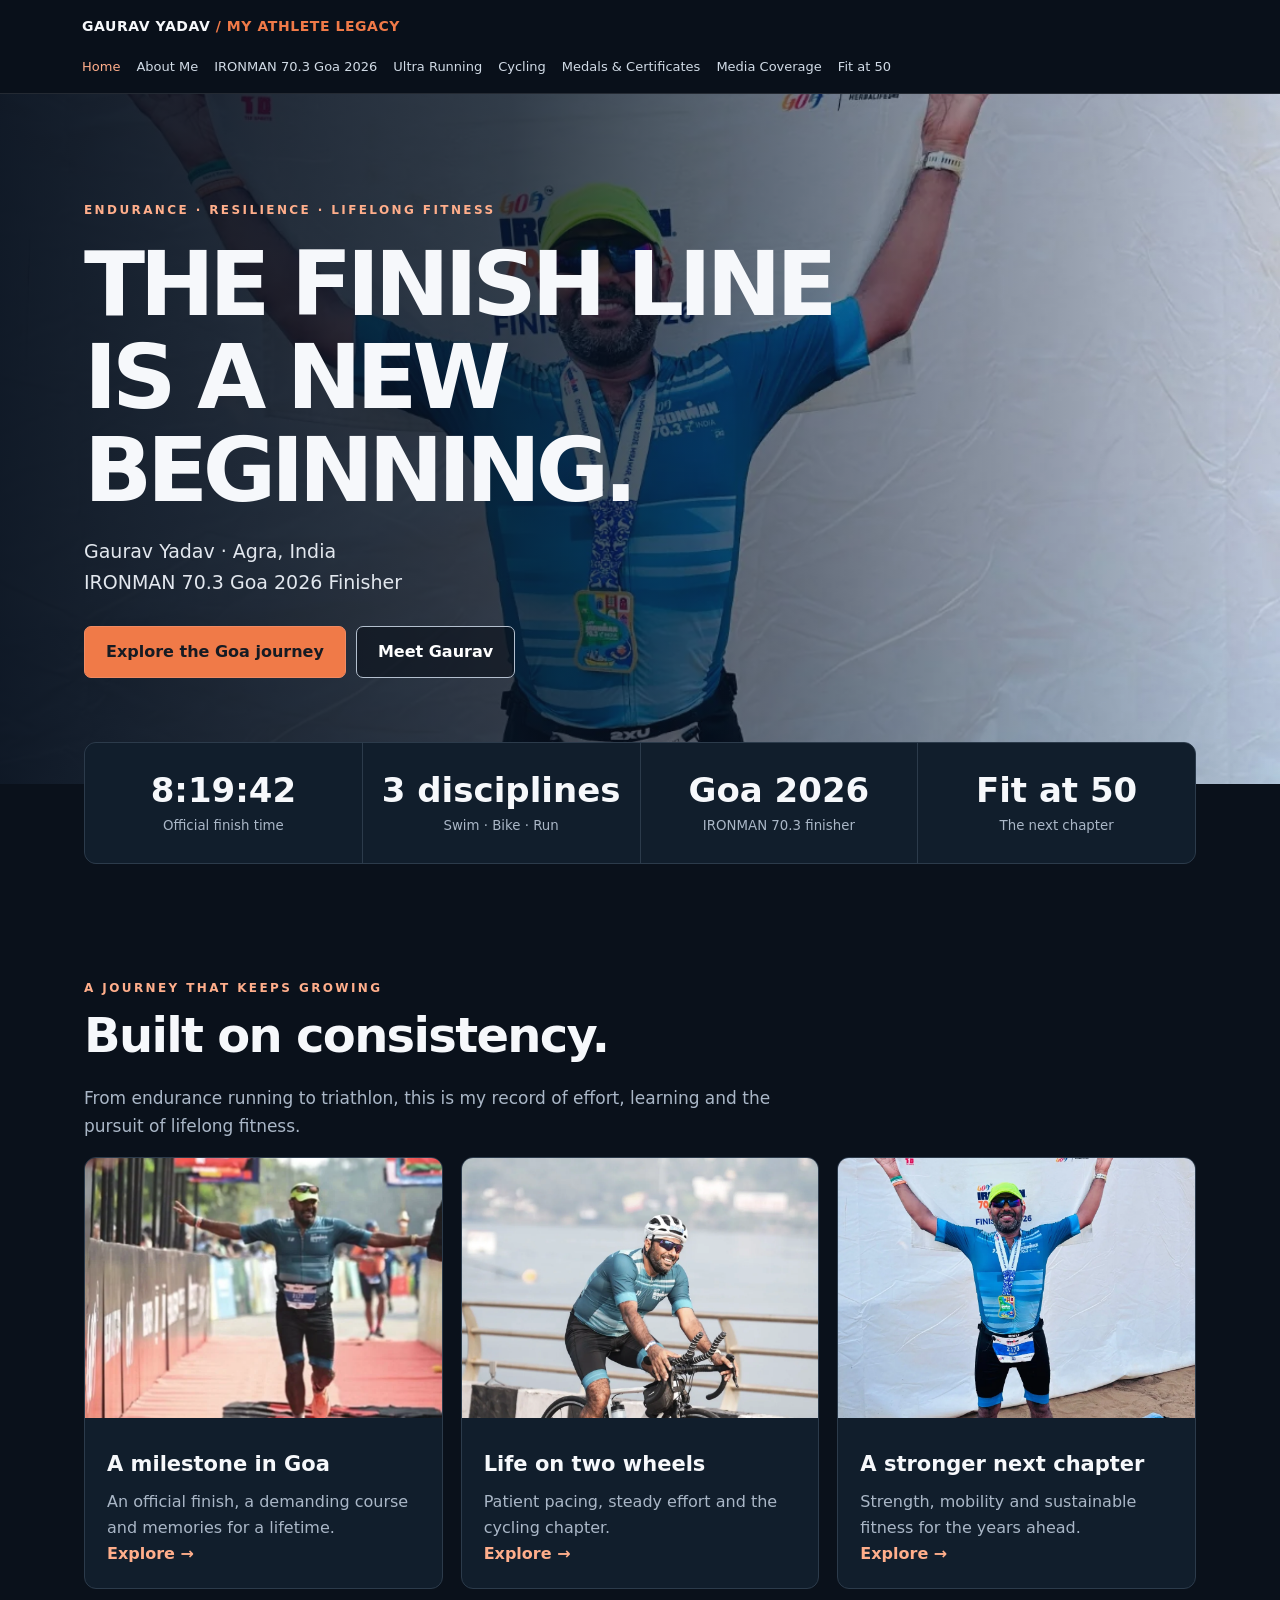
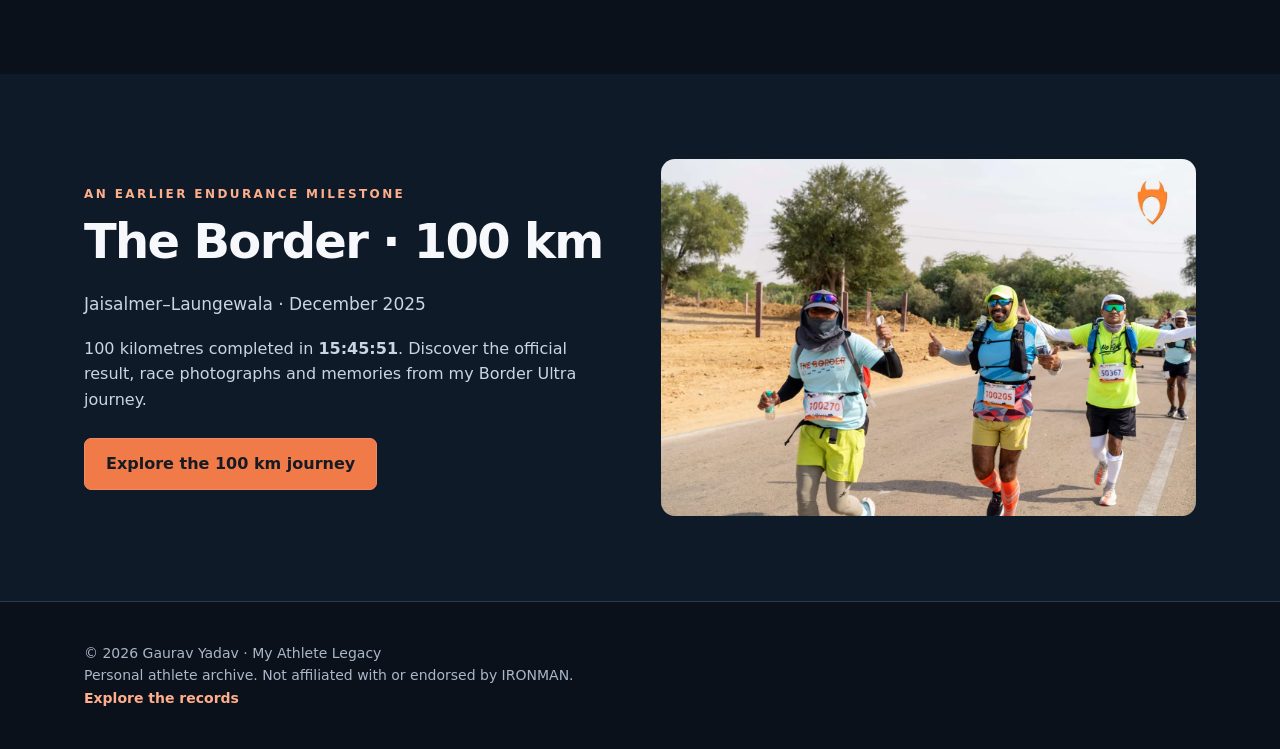
<file: index.html>
<!doctype html><html lang="en"><head><meta charset="utf-8"><meta name="viewport" content="width=device-width,initial-scale=1"><meta name="theme-color" content="#0a111b"><meta name="description" content="Gaurav Yadav’s official athlete portfolio from Agra, India. Explore IRONMAN 70.3 Goa 2026, Border Ultra 100 km, verified results, photographs and certificates."><title>Gaurav Yadav | Endurance Athlete in Agra | My Athlete Legacy</title><link rel="stylesheet" href="styles.css">
<link rel="canonical" href="https://ironmangaurav.github.io/my-athlete-legacy/">
<meta name="robots" content="index, follow, max-image-preview:large">
<meta name="author" content="Gaurav Yadav">
<meta property="og:type" content="website">
<meta property="og:site_name" content="Gaurav Yadav | My Athlete Legacy">
<meta property="og:title" content="Gaurav Yadav | Endurance Athlete in Agra | My Athlete Legacy">
<meta property="og:description" content="Gaurav Yadav’s official athlete portfolio from Agra, India. Explore IRONMAN 70.3 Goa 2026, Border Ultra 100 km, verified results, photographs and certificates.">
<meta property="og:url" content="https://ironmangaurav.github.io/my-athlete-legacy/">
<meta property="og:image" content="https://ironmangaurav.github.io/my-athlete-legacy/assets/hero.webp">
<meta property="og:image:alt" content="Gaurav Yadav | My Athlete Legacy">
<meta name="twitter:card" content="summary_large_image">
<meta name="twitter:title" content="Gaurav Yadav | Endurance Athlete in Agra | My Athlete Legacy">
<meta name="twitter:description" content="Gaurav Yadav’s official athlete portfolio from Agra, India. Explore IRONMAN 70.3 Goa 2026, Border Ultra 100 km, verified results, photographs and certificates.">
<meta name="twitter:image" content="https://ironmangaurav.github.io/my-athlete-legacy/assets/hero.webp">
<link rel="sitemap" type="application/xml" href="https://ironmangaurav.github.io/my-athlete-legacy/sitemap.xml">
<script type="application/ld+json">{"@context":"https://schema.org","@graph":[{"@type":"WebPage","@id":"https://ironmangaurav.github.io/my-athlete-legacy/#webpage","url":"https://ironmangaurav.github.io/my-athlete-legacy/","name":"Gaurav Yadav | Endurance Athlete in Agra | My Athlete Legacy","description":"Gaurav Yadav’s official athlete portfolio from Agra, India. Explore IRONMAN 70.3 Goa 2026, Border Ultra 100 km, verified results, photographs and certificates.","inLanguage":"en","isPartOf":{"@id":"https://ironmangaurav.github.io/my-athlete-legacy/#website"},"about":{"@id":"https://ironmangaurav.github.io/my-athlete-legacy/#gaurav-yadav"}},{"@type":"Person","@id":"https://ironmangaurav.github.io/my-athlete-legacy/#gaurav-yadav","name":"Gaurav Yadav","url":"https://ironmangaurav.github.io/my-athlete-legacy/","image":"https://ironmangaurav.github.io/my-athlete-legacy/assets/hero.webp","description":"Endurance athlete from Agra, India; finisher of IRONMAN 70.3 Goa 2026 and The Border 100 km 2025."},{"@type":"WebSite","@id":"https://ironmangaurav.github.io/my-athlete-legacy/#website","url":"https://ironmangaurav.github.io/my-athlete-legacy/","name":"My Athlete Legacy","alternateName":"Gaurav Yadav | My Athlete Legacy","inLanguage":"en","publisher":{"@id":"https://ironmangaurav.github.io/my-athlete-legacy/#gaurav-yadav"}}]}</script>
</head><body><a class="skip" href="#main">Skip to content</a><header><div class="nav"><a class="brand" href="./">GAURAV YADAV <span>/ MY ATHLETE LEGACY</span></a><button class="menu-toggle" aria-expanded="false" aria-controls="navigation">Menu</button><nav id="navigation" aria-label="Main navigation"><a href="./" aria-current="page">Home</a><a href="about.html">About Me</a><a href="ironman-goa-2026.html">IRONMAN 70.3 Goa 2026</a><a href="ultra-running.html">Ultra Running</a><a href="cycling.html">Cycling</a><a href="medals-certificates.html">Medals & Certificates</a><a href="media.html">Media Coverage</a><a href="fit-at-50.html">Fit at 50</a></nav></div></header><main id="main"><div class="hero"><div class="wrap"><div class="eyebrow">Endurance · Resilience · Lifelong Fitness</div><h1>THE FINISH LINE<br>IS A NEW<br>BEGINNING.</h1><p>Gaurav Yadav · Agra, India<br>IRONMAN 70.3 Goa 2026 Finisher</p><a class="btn" href="ironman-goa-2026.html">Explore the Goa journey</a><a class="btn secondary" href="about.html">Meet Gaurav</a></div></div><div class="wrap"><div class="stats"><div class="stat"><b>8:19:42</b><small>Official finish time</small></div><div class="stat"><b>3 disciplines</b><small>Swim · Bike · Run</small></div><div class="stat"><b>Goa 2026</b><small>IRONMAN 70.3 finisher</small></div><div class="stat"><b>Fit at 50</b><small>The next chapter</small></div></div></div><section><div class="wrap"><div class="eyebrow">A journey that keeps growing</div><h2>Built on consistency.</h2><p class="intro">From endurance running to triathlon, this is my record of effort, learning and the pursuit of lifelong fitness.</p><div class="cards"><article class="card"><a href="ironman-goa-2026.html"><img src="assets/finish.webp" alt="A milestone in Goa" loading="lazy"><div class="content"><h3>A milestone in Goa</h3><p>An official finish, a demanding course and memories for a lifetime.</p><span class="section-link">Explore →</span></div></a></article><article class="card"><a href="cycling.html"><img src="assets/bike.webp" alt="Life on two wheels" loading="lazy"><div class="content"><h3>Life on two wheels</h3><p>Patient pacing, steady effort and the cycling chapter.</p><span class="section-link">Explore →</span></div></a></article><article class="card"><a href="fit-at-50.html"><img src="assets/hero.webp" alt="A stronger next chapter" loading="lazy"><div class="content"><h3>A stronger next chapter</h3><p>Strength, mobility and sustainable fitness for the years ahead.</p><span class="section-link">Explore →</span></div></a></article></div></div></section><section class="section-dark"><div class="wrap border-story"><div><div class="eyebrow">An earlier endurance milestone</div><h2>The Border · 100 km</h2><p class="intro">Jaisalmer–Laungewala · December 2025</p><p>100 kilometres completed in <strong>15:45:51</strong>. Discover the official result, race photographs and memories from my Border Ultra journey.</p><a class="btn" href="border-ultra-100km-2025.html">Explore the 100 km journey</a></div><a href="assets/border-2025/on-the-course.webp" target="_blank" rel="noopener"><img class="border-story-photo" src="assets/border-2025/on-the-course.webp" alt="Gaurav Yadav with fellow runners on the Border Ultra road course" width="1440" height="960" loading="lazy" decoding="async"></a></div></section></main><footer><div class="wrap">© 2026 Gaurav Yadav · My Athlete Legacy<br>Personal athlete archive. Not affiliated with or endorsed by IRONMAN.<br><a class="section-link" href="medals-certificates.html">Explore the records</a></div></footer><script src="site.js" defer></script></body></html>
</file>
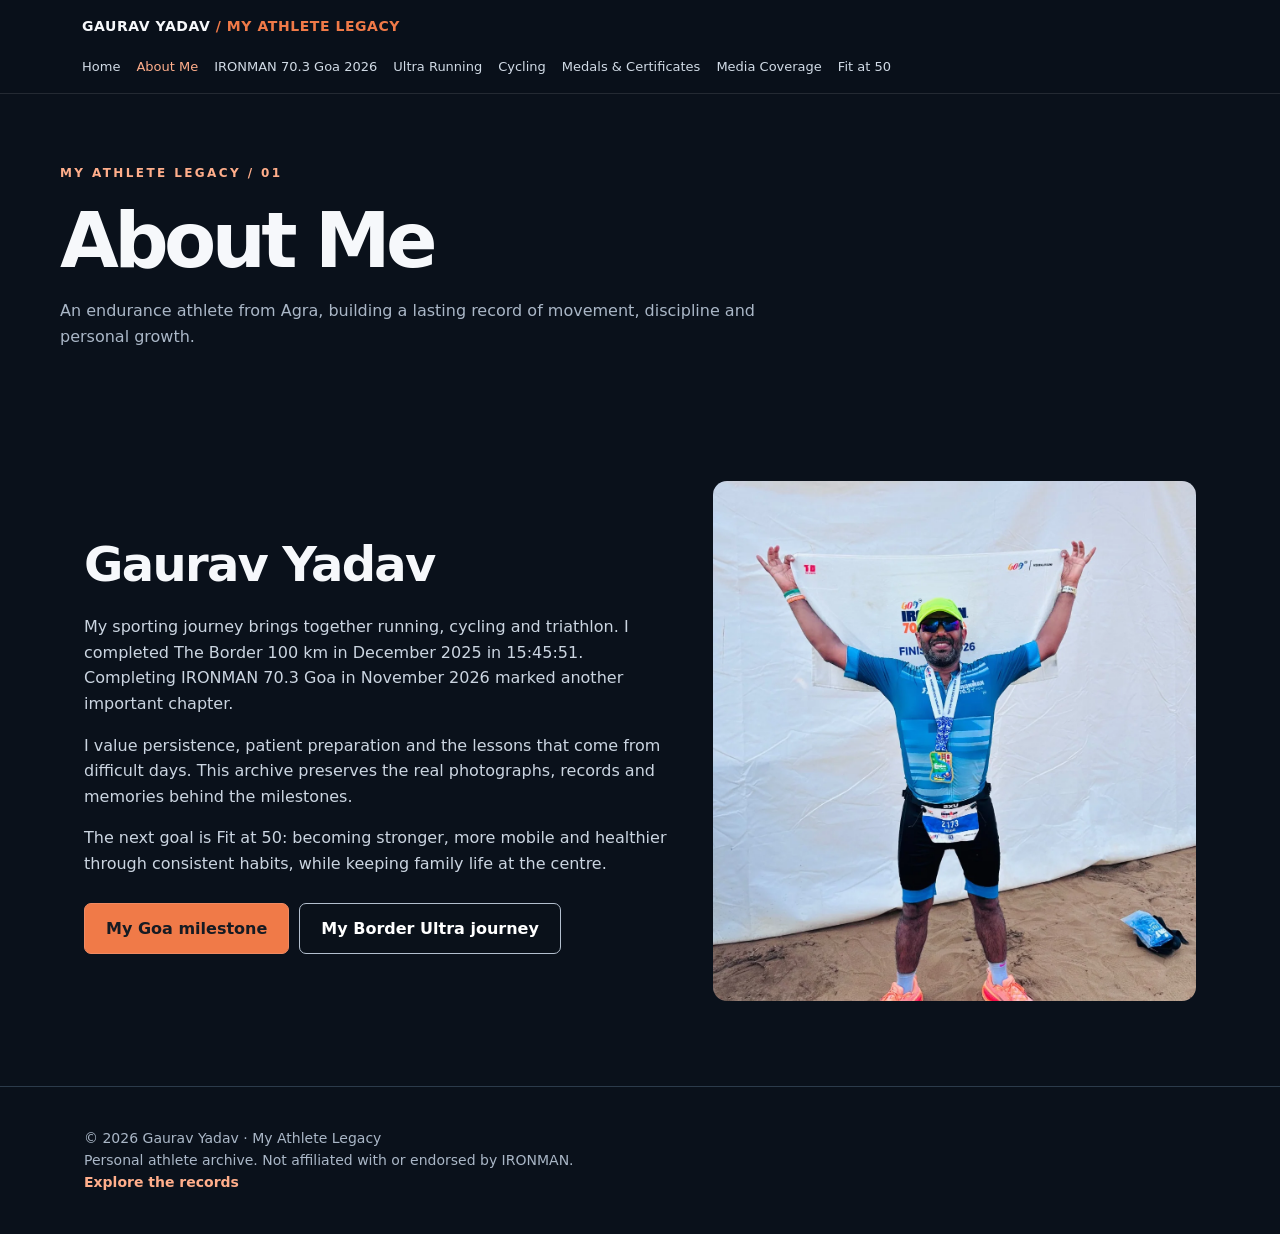
<file: about.html>
<!doctype html><html lang="en"><head><meta charset="utf-8"><meta name="viewport" content="width=device-width,initial-scale=1"><meta name="theme-color" content="#0a111b"><meta name="description" content="Meet Gaurav Yadav, an endurance athlete from Agra, India. Follow his running, cycling and triathlon journey, from Border Ultra 100 km to IRONMAN 70.3 Goa."><title>About Gaurav Yadav | Endurance Athlete from Agra</title><link rel="stylesheet" href="styles.css">
<link rel="canonical" href="https://ironmangaurav.github.io/my-athlete-legacy/about.html">
<meta name="robots" content="index, follow, max-image-preview:large">
<meta name="author" content="Gaurav Yadav">
<meta property="og:type" content="website">
<meta property="og:site_name" content="Gaurav Yadav | My Athlete Legacy">
<meta property="og:title" content="About Gaurav Yadav | Endurance Athlete from Agra">
<meta property="og:description" content="Meet Gaurav Yadav, an endurance athlete from Agra, India. Follow his running, cycling and triathlon journey, from Border Ultra 100 km to IRONMAN 70.3 Goa.">
<meta property="og:url" content="https://ironmangaurav.github.io/my-athlete-legacy/about.html">
<meta property="og:image" content="https://ironmangaurav.github.io/my-athlete-legacy/assets/hero.webp">
<meta property="og:image:alt" content="Gaurav Yadav | My Athlete Legacy">
<meta name="twitter:card" content="summary_large_image">
<meta name="twitter:title" content="About Gaurav Yadav | Endurance Athlete from Agra">
<meta name="twitter:description" content="Meet Gaurav Yadav, an endurance athlete from Agra, India. Follow his running, cycling and triathlon journey, from Border Ultra 100 km to IRONMAN 70.3 Goa.">
<meta name="twitter:image" content="https://ironmangaurav.github.io/my-athlete-legacy/assets/hero.webp">
<link rel="sitemap" type="application/xml" href="https://ironmangaurav.github.io/my-athlete-legacy/sitemap.xml">
<script type="application/ld+json">{"@context":"https://schema.org","@graph":[{"@type":"WebPage","@id":"https://ironmangaurav.github.io/my-athlete-legacy/about.html#webpage","url":"https://ironmangaurav.github.io/my-athlete-legacy/about.html","name":"About Gaurav Yadav | Endurance Athlete from Agra","description":"Meet Gaurav Yadav, an endurance athlete from Agra, India. Follow his running, cycling and triathlon journey, from Border Ultra 100 km to IRONMAN 70.3 Goa.","inLanguage":"en","isPartOf":{"@id":"https://ironmangaurav.github.io/my-athlete-legacy/#website"},"about":{"@id":"https://ironmangaurav.github.io/my-athlete-legacy/#gaurav-yadav"}},{"@type":"Person","@id":"https://ironmangaurav.github.io/my-athlete-legacy/#gaurav-yadav","name":"Gaurav Yadav","url":"https://ironmangaurav.github.io/my-athlete-legacy/","image":"https://ironmangaurav.github.io/my-athlete-legacy/assets/hero.webp","description":"Endurance athlete from Agra, India; finisher of IRONMAN 70.3 Goa 2026 and The Border 100 km 2025."},{"@type":"WebSite","@id":"https://ironmangaurav.github.io/my-athlete-legacy/#website","url":"https://ironmangaurav.github.io/my-athlete-legacy/","name":"My Athlete Legacy","alternateName":"Gaurav Yadav | My Athlete Legacy","inLanguage":"en","publisher":{"@id":"https://ironmangaurav.github.io/my-athlete-legacy/#gaurav-yadav"}}]}</script>
</head><body><a class="skip" href="#main">Skip to content</a><header><div class="nav"><a class="brand" href="./">GAURAV YADAV <span>/ MY ATHLETE LEGACY</span></a><button class="menu-toggle" aria-expanded="false" aria-controls="navigation">Menu</button><nav id="navigation" aria-label="Main navigation"><a href="./">Home</a><a href="about.html" aria-current="page">About Me</a><a href="ironman-goa-2026.html">IRONMAN 70.3 Goa 2026</a><a href="ultra-running.html">Ultra Running</a><a href="cycling.html">Cycling</a><a href="medals-certificates.html">Medals & Certificates</a><a href="media.html">Media Coverage</a><a href="fit-at-50.html">Fit at 50</a></nav></div></header><main id="main"><div class="pagehead wrap"><div class="eyebrow">My Athlete Legacy / 01</div><h1>About Me</h1><p>An endurance athlete from Agra, building a lasting record of movement, discipline and personal growth.</p></div><section><div class="wrap"><div class="split"><div class="story"><h2>Gaurav Yadav</h2><p>My sporting journey brings together running, cycling and triathlon. I completed The Border 100 km in December 2025 in 15:45:51. Completing IRONMAN 70.3 Goa in November 2026 marked another important chapter.</p><p>I value persistence, patient preparation and the lessons that come from difficult days. This archive preserves the real photographs, records and memories behind the milestones.</p><p>The next goal is Fit at 50: becoming stronger, more mobile and healthier through consistent habits, while keeping family life at the centre.</p><a class="btn" href="ironman-goa-2026.html">My Goa milestone</a><a class="btn secondary" href="border-ultra-100km-2025.html">My Border Ultra journey</a></div><a href="assets/hero.webp" target="_blank" rel="noopener"><img class="" src="assets/hero.webp" alt="Gaurav Yadav wearing his finisher medal at the Goa venue" loading="lazy"></a></div></div></section></main><footer><div class="wrap">© 2026 Gaurav Yadav · My Athlete Legacy<br>Personal athlete archive. Not affiliated with or endorsed by IRONMAN.<br><a class="section-link" href="medals-certificates.html">Explore the records</a></div></footer><script src="site.js" defer></script></body></html>
</file>
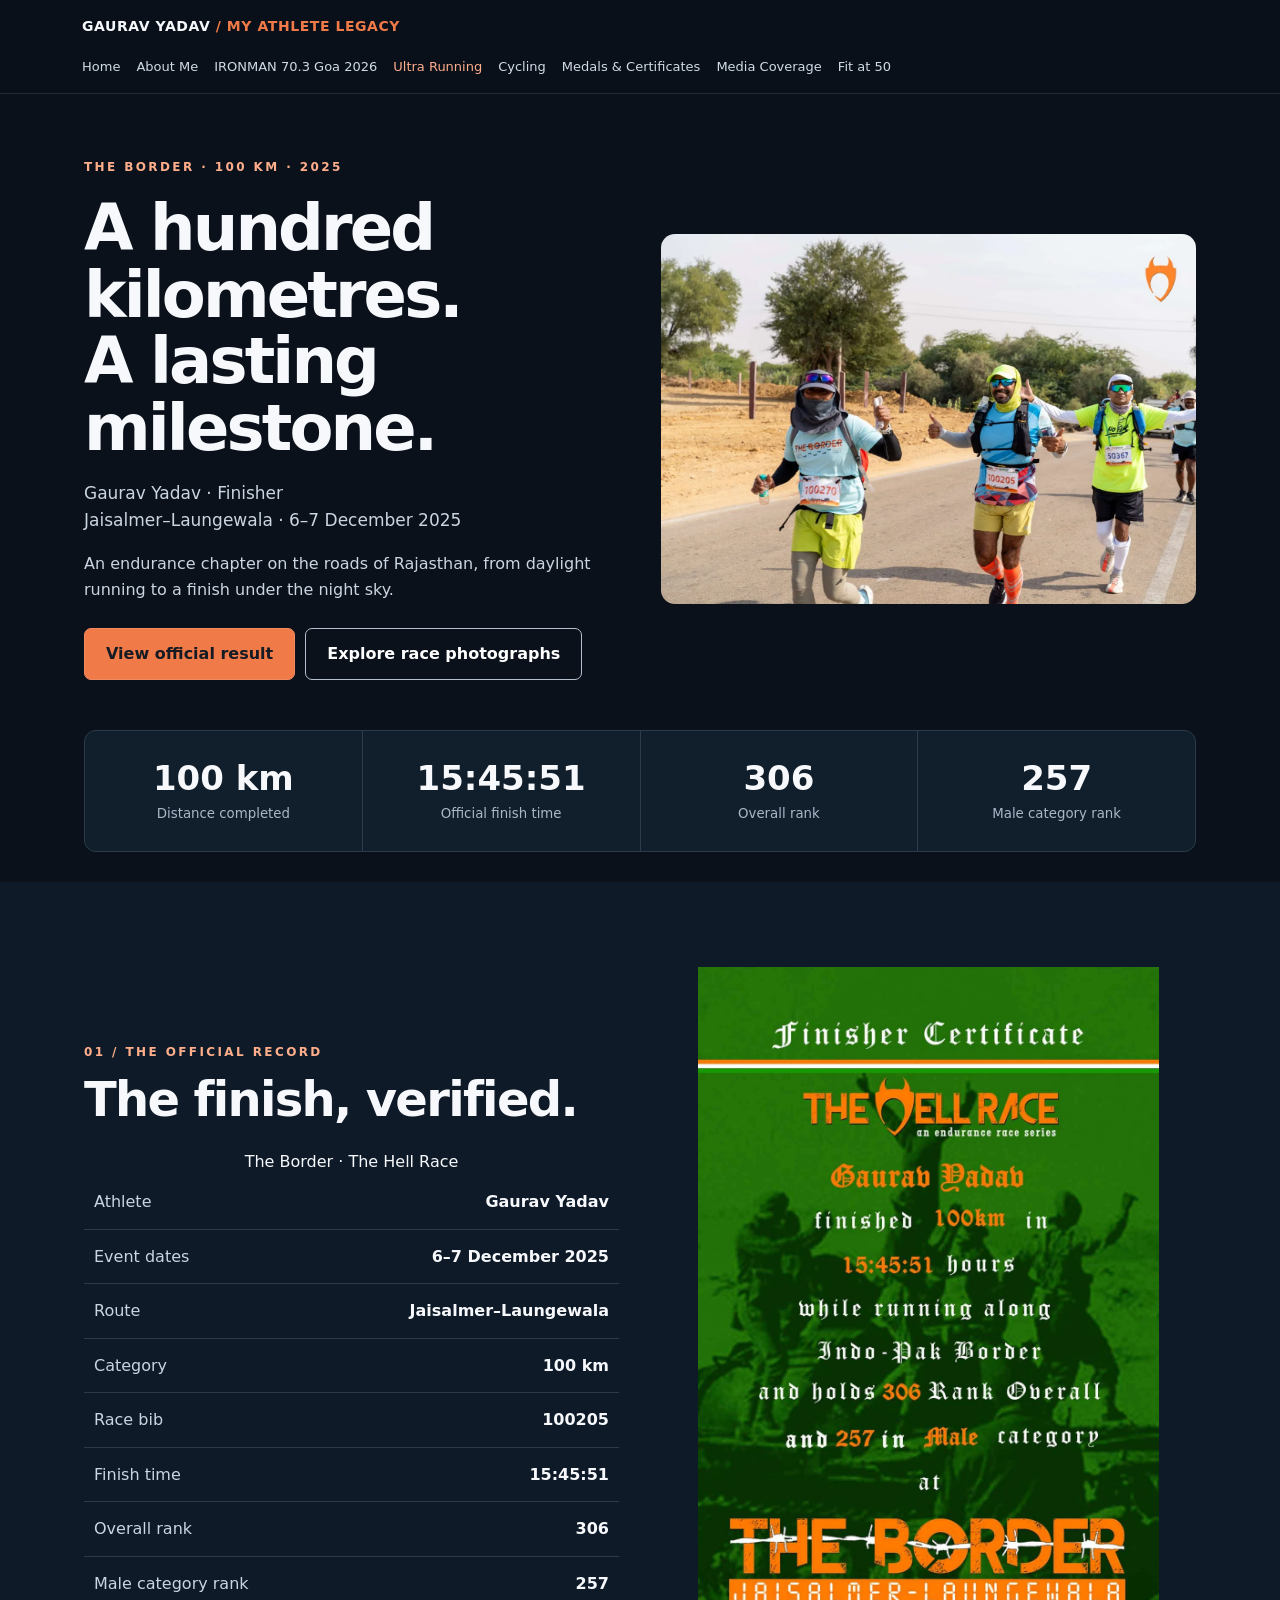
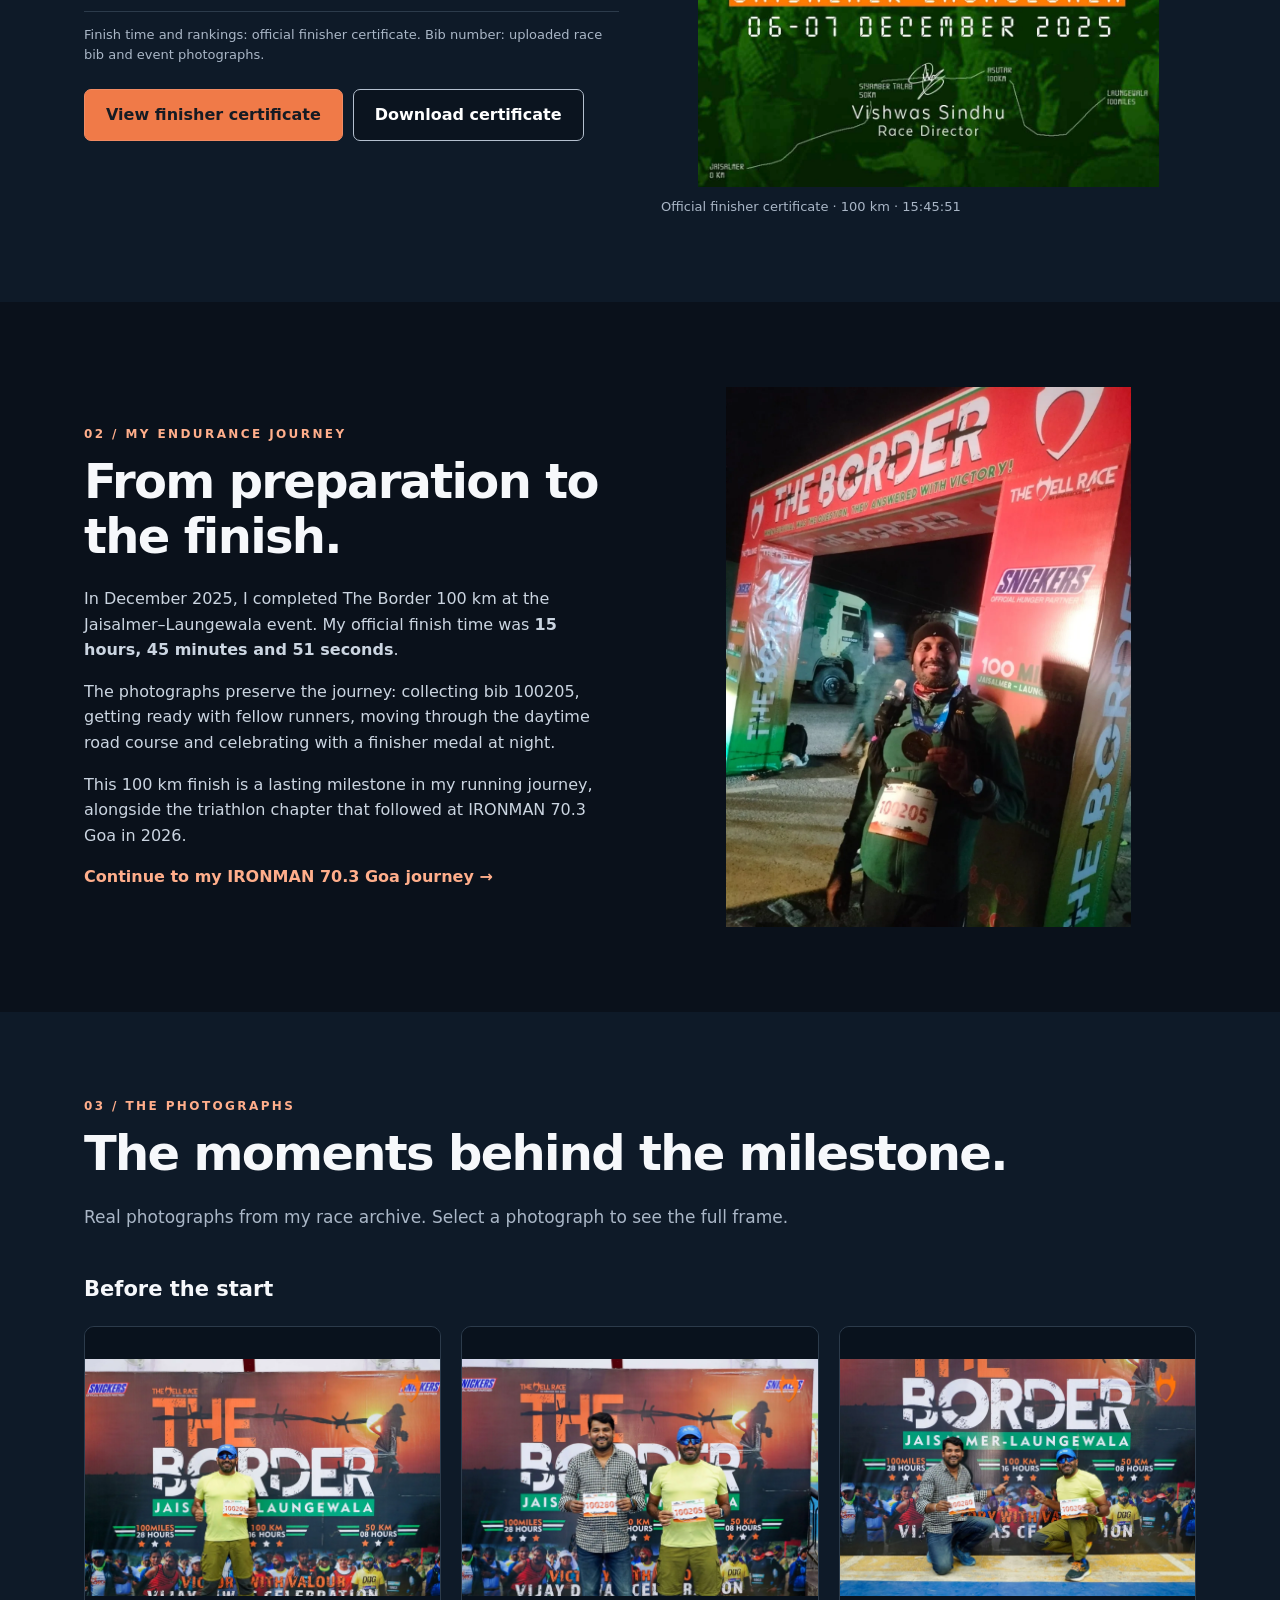
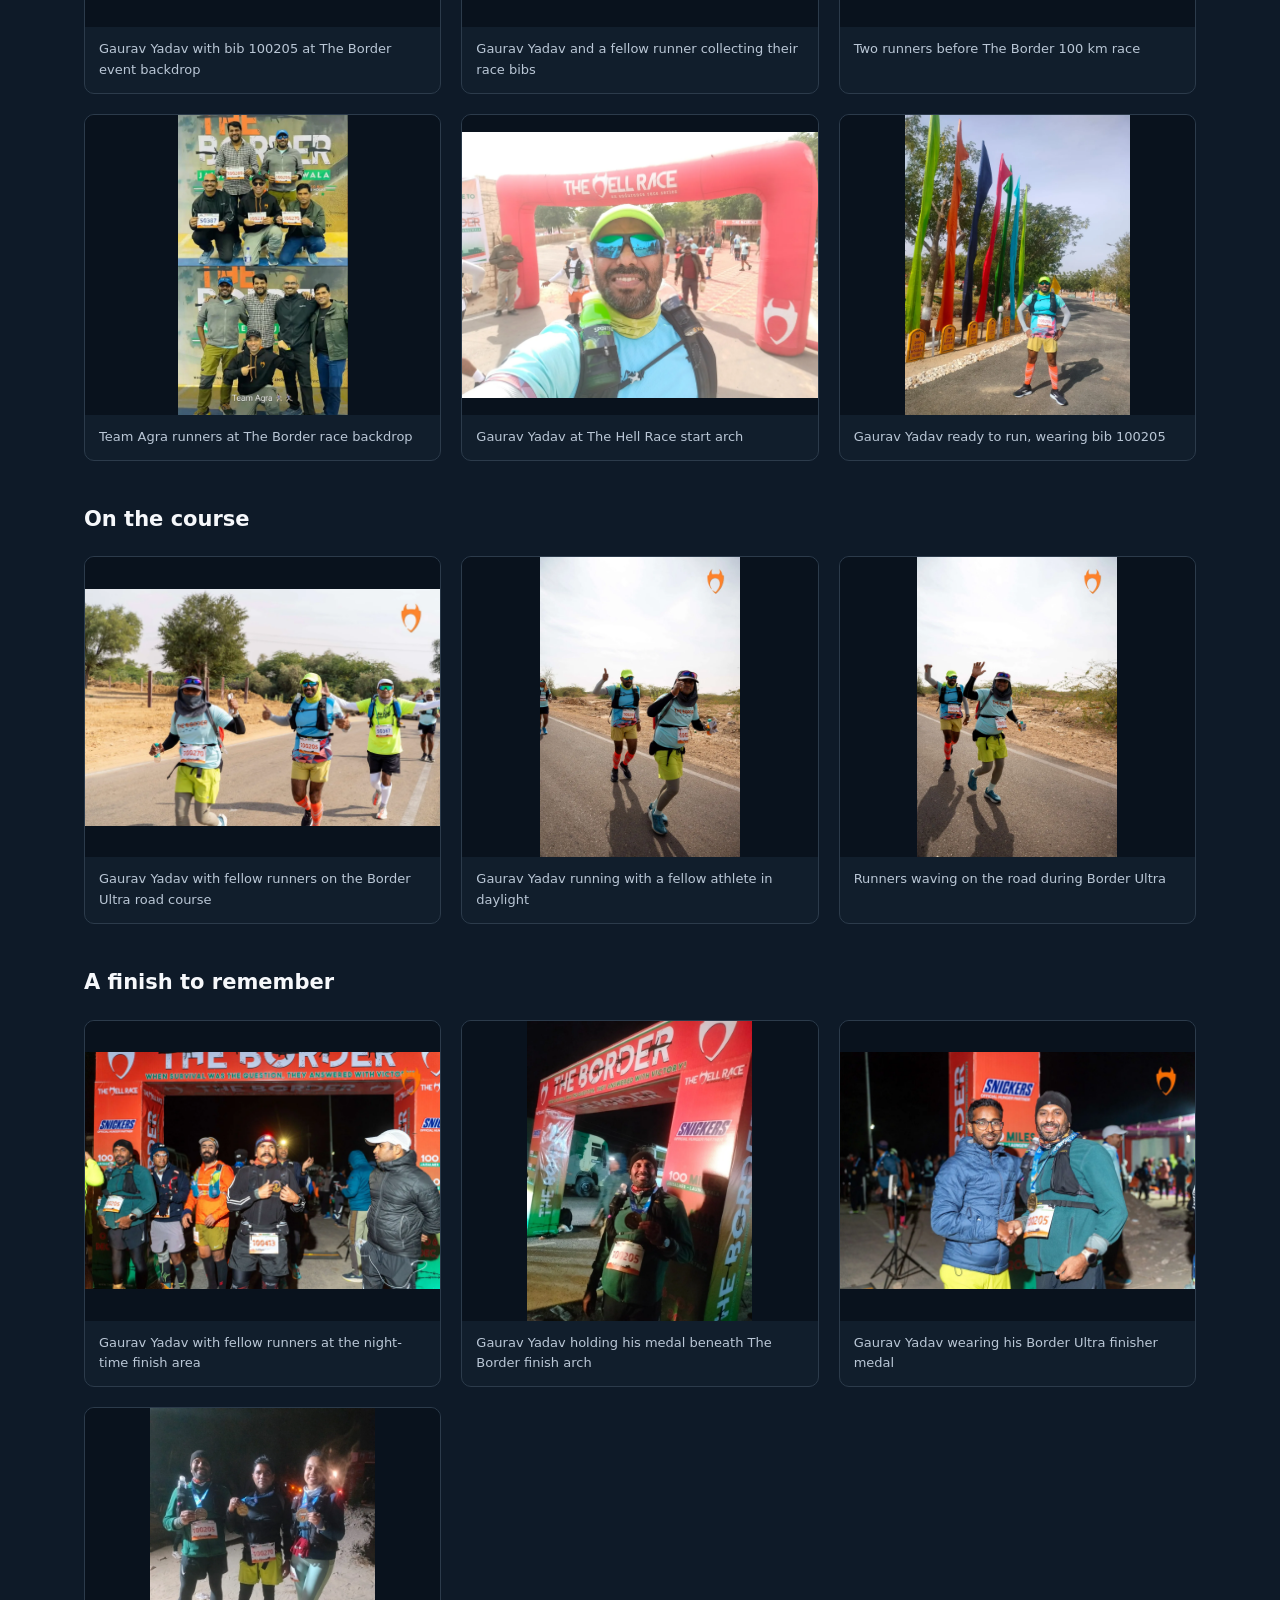
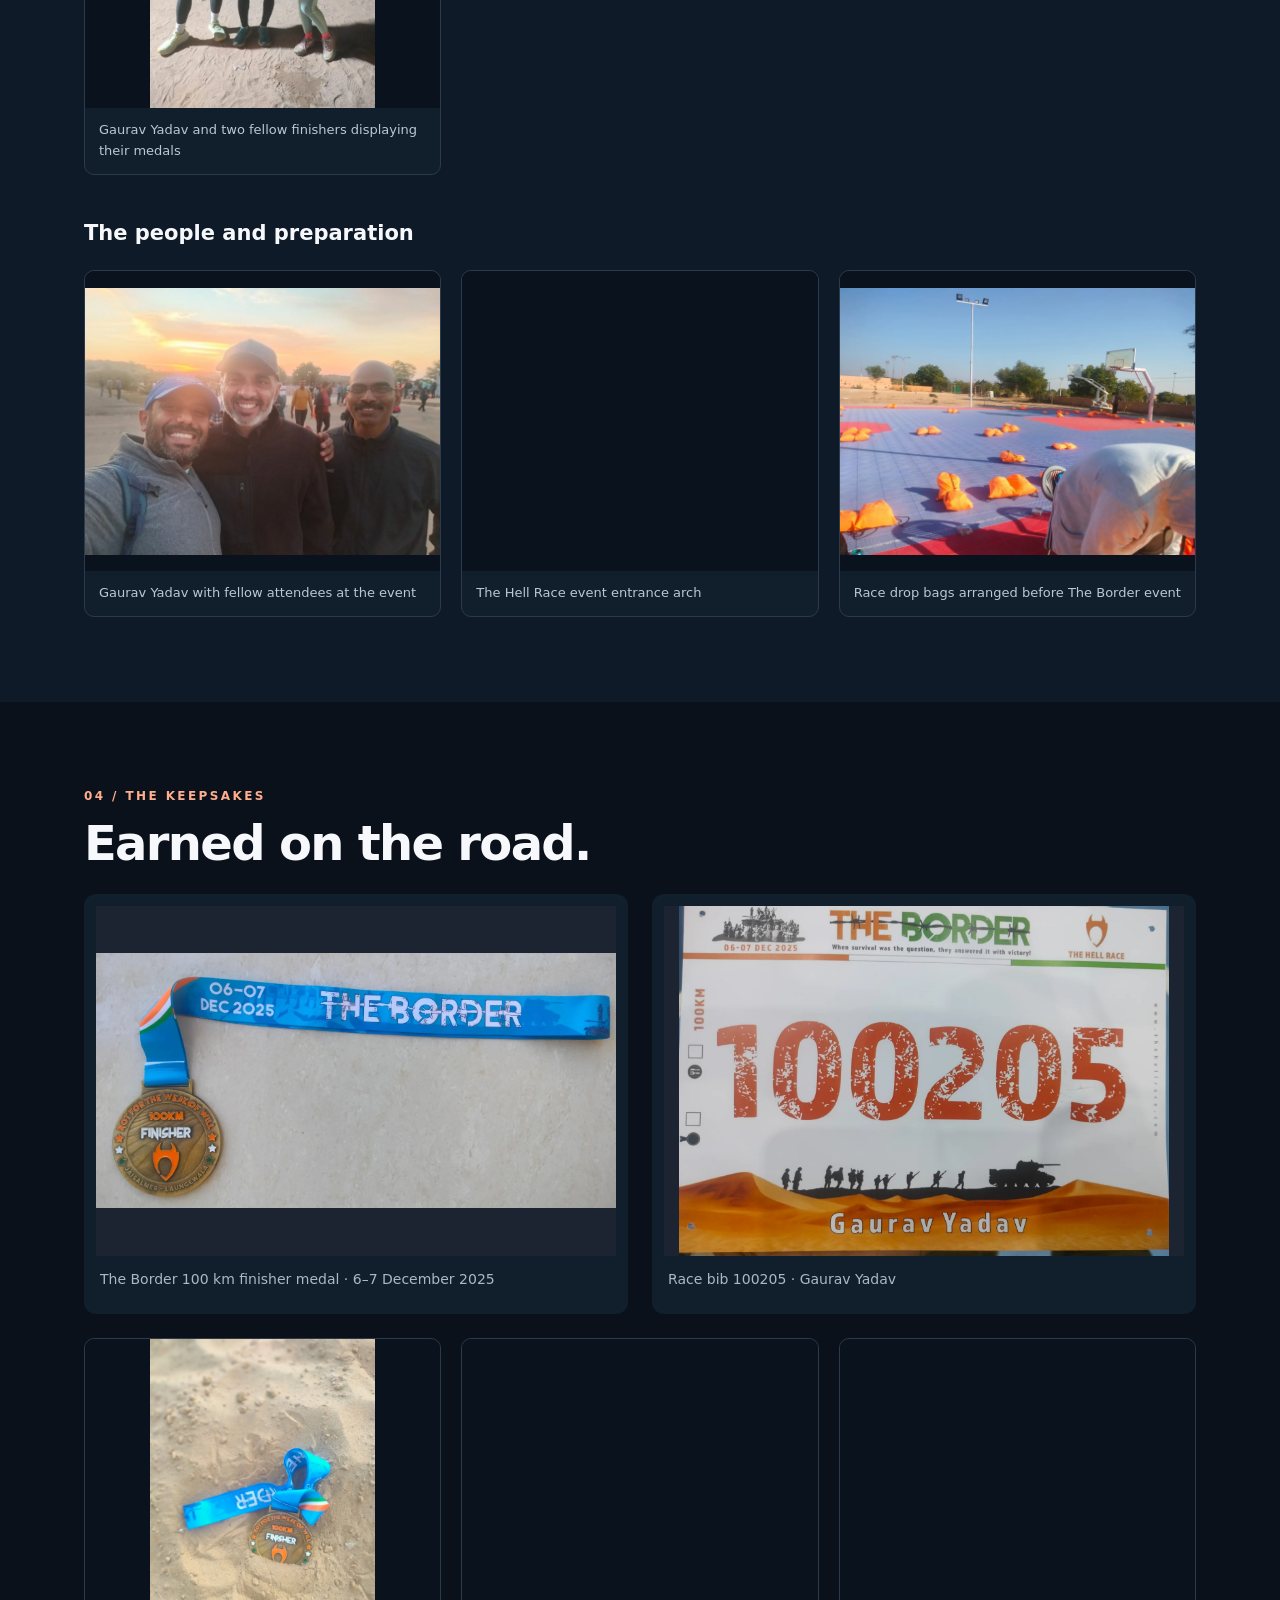
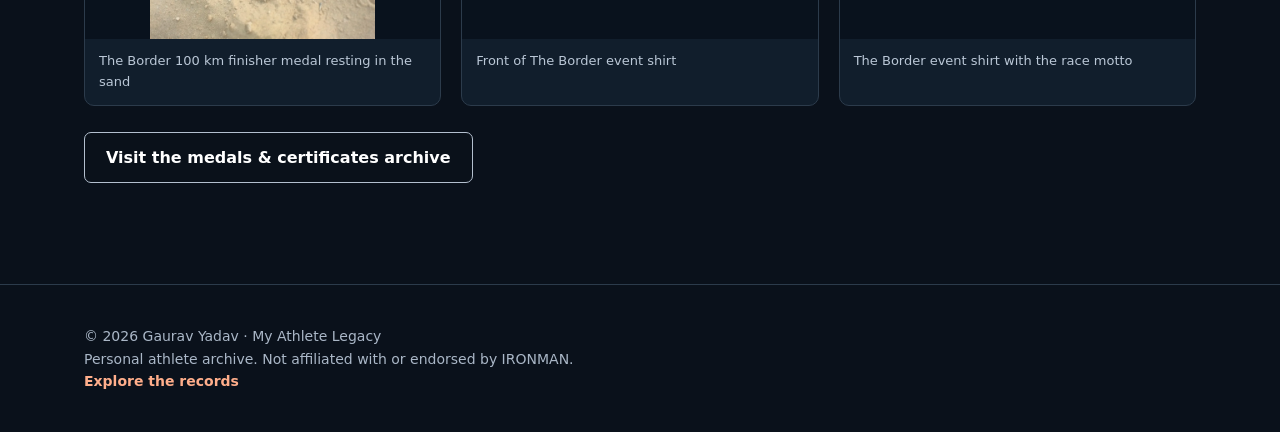
<file: border-ultra-100km-2025.html>
<!doctype html><html lang="en"><head><meta charset="utf-8"><meta name="viewport" content="width=device-width,initial-scale=1"><meta name="theme-color" content="#0a111b"><meta name="description" content="Gaurav Yadav completed The Border 100 km, Jaisalmer–Laungewala, on 6–7 December 2025 in 15:45:51. Official certificate, ranks, medal and race photographs."><title>Gaurav Yadav | Border Ultra 100 km 2025 | 15:45:51</title><link rel="stylesheet" href="styles.css">
<link rel="canonical" href="https://ironmangaurav.github.io/my-athlete-legacy/border-ultra-100km-2025.html">
<meta name="robots" content="index, follow, max-image-preview:large">
<meta name="author" content="Gaurav Yadav">
<meta property="og:type" content="website">
<meta property="og:site_name" content="Gaurav Yadav | My Athlete Legacy">
<meta property="og:title" content="Gaurav Yadav | Border Ultra 100 km 2025 | 15:45:51">
<meta property="og:description" content="Gaurav Yadav completed The Border 100 km, Jaisalmer–Laungewala, on 6–7 December 2025 in 15:45:51. Official certificate, ranks, medal and race photographs.">
<meta property="og:url" content="https://ironmangaurav.github.io/my-athlete-legacy/border-ultra-100km-2025.html">
<meta property="og:image" content="https://ironmangaurav.github.io/my-athlete-legacy/assets/border-2025/on-the-course.webp">
<meta property="og:image:alt" content="Gaurav Yadav | My Athlete Legacy">
<meta name="twitter:card" content="summary_large_image">
<meta name="twitter:title" content="Gaurav Yadav | Border Ultra 100 km 2025 | 15:45:51">
<meta name="twitter:description" content="Gaurav Yadav completed The Border 100 km, Jaisalmer–Laungewala, on 6–7 December 2025 in 15:45:51. Official certificate, ranks, medal and race photographs.">
<meta name="twitter:image" content="https://ironmangaurav.github.io/my-athlete-legacy/assets/border-2025/on-the-course.webp">
<link rel="sitemap" type="application/xml" href="https://ironmangaurav.github.io/my-athlete-legacy/sitemap.xml">
<script type="application/ld+json">{"@context":"https://schema.org","@graph":[{"@type":"WebPage","@id":"https://ironmangaurav.github.io/my-athlete-legacy/border-ultra-100km-2025.html#webpage","url":"https://ironmangaurav.github.io/my-athlete-legacy/border-ultra-100km-2025.html","name":"Gaurav Yadav | Border Ultra 100 km 2025 | 15:45:51","description":"Gaurav Yadav completed The Border 100 km, Jaisalmer–Laungewala, on 6–7 December 2025 in 15:45:51. Official certificate, ranks, medal and race photographs.","inLanguage":"en","isPartOf":{"@id":"https://ironmangaurav.github.io/my-athlete-legacy/#website"},"about":{"@id":"https://ironmangaurav.github.io/my-athlete-legacy/#gaurav-yadav"}}]}</script>
</head><body class="border-page"><a class="skip" href="#main">Skip to content</a><header><div class="nav"><a class="brand" href="./">GAURAV YADAV <span>/ MY ATHLETE LEGACY</span></a><button class="menu-toggle" aria-expanded="false" aria-controls="navigation">Menu</button><nav id="navigation" aria-label="Main navigation"><a href="./">Home</a><a href="about.html">About Me</a><a href="ironman-goa-2026.html">IRONMAN 70.3 Goa 2026</a><a href="ultra-running.html" aria-current="page">Ultra Running</a><a href="cycling.html">Cycling</a><a href="medals-certificates.html">Medals & Certificates</a><a href="media.html">Media Coverage</a><a href="fit-at-50.html">Fit at 50</a></nav></div></header><main id="main"><section class="border-opening"><div class="wrap border-intro"><div><div class="eyebrow">THE BORDER · 100 KM · 2025</div><h1>A hundred kilometres.<br>A lasting milestone.</h1><p class="intro">Gaurav Yadav · Finisher<br>Jaisalmer–Laungewala · 6–7 December 2025</p><p>An endurance chapter on the roads of Rajasthan, from daylight running to a finish under the night sky.</p><a class="btn" href="#border-results">View official result</a><a class="btn secondary" href="#border-gallery">Explore race photographs</a></div><a href="assets/border-2025/on-the-course.webp" target="_blank" rel="noopener"><img class="border-lead" src="assets/border-2025/on-the-course.webp" alt="Gaurav Yadav with fellow runners on the Border Ultra road course" width="1440" height="960" fetchpriority="high" decoding="async"></a></div></section><div class="wrap"><div class="stats border-stats"><div class="stat"><b>100 km</b><small>Distance completed</small></div><div class="stat"><b>15:45:51</b><small>Official finish time</small></div><div class="stat"><b>306</b><small>Overall rank</small></div><div class="stat"><b>257</b><small>Male category rank</small></div></div></div><section class="section-dark" id="border-results"><div class="wrap border-results"><div><div class="eyebrow">01 / The official record</div><h2>The finish, verified.</h2><table class="timing"><caption>The Border · The Hell Race</caption><tbody><tr><th scope="row">Athlete</th><td>Gaurav Yadav</td></tr><tr><th scope="row">Event dates</th><td>6–7 December 2025</td></tr><tr><th scope="row">Route</th><td>Jaisalmer–Laungewala</td></tr><tr><th scope="row">Category</th><td>100 km</td></tr><tr><th scope="row">Race bib</th><td>100205</td></tr><tr><th scope="row">Finish time</th><td>15:45:51</td></tr><tr><th scope="row">Overall rank</th><td>306</td></tr><tr><th scope="row">Male category rank</th><td>257</td></tr></tbody></table><p class="note">Finish time and rankings: official finisher certificate. Bib number: uploaded race bib and event photographs.</p><a class="btn" href="assets/border-2025/certificate.webp" target="_blank" rel="noopener">View finisher certificate</a><a class="btn secondary" href="assets/border-2025/certificate.webp" download>Download certificate</a></div><figure class="border-certificate"><a href="assets/border-2025/certificate.webp" target="_blank" rel="noopener"><img class="" src="assets/border-2025/certificate.webp" alt="Official Border Ultra 100 km finisher certificate for Gaurav Yadav" width="1012" height="1800" loading="lazy" decoding="async"></a><figcaption>Official finisher certificate · 100 km · 15:45:51</figcaption></figure></div></section><section><div class="wrap border-story"><div><div class="eyebrow">02 / My endurance journey</div><h2>From preparation to the finish.</h2><p>In December 2025, I completed The Border 100 km at the Jaisalmer–Laungewala event. My official finish time was <strong>15 hours, 45 minutes and 51 seconds</strong>.</p><p>The photographs preserve the journey: collecting bib 100205, getting ready with fellow runners, moving through the daytime road course and celebrating with a finisher medal at night.</p><p>This 100 km finish is a lasting milestone in my running journey, alongside the triathlon chapter that followed at IRONMAN 70.3 Goa in 2026.</p><a class="section-link" href="ironman-goa-2026.html">Continue to my IRONMAN 70.3 Goa journey →</a></div><a href="assets/border-2025/finish-line.webp" target="_blank" rel="noopener"><img class="border-story-photo" src="assets/border-2025/finish-line.webp" alt="Gaurav Yadav holding his medal beneath The Border finish arch" width="1080" height="1440" loading="lazy" decoding="async"></a></div></section><section class="section-dark" id="border-gallery"><div class="wrap"><div class="eyebrow">03 / The photographs</div><h2>The moments behind the milestone.</h2><p class="intro">Real photographs from my race archive. Select a photograph to see the full frame.</p><h3 class="border-gallery-heading">Before the start</h3><div class="border-gallery"><figure><a href="assets/border-2025/bib-portrait.webp" target="_blank" rel="noopener"><img class="" src="assets/border-2025/bib-portrait.webp" alt="Gaurav Yadav with bib 100205 at The Border event backdrop" width="1440" height="960" loading="lazy" decoding="async"></a><figcaption>Gaurav Yadav with bib 100205 at The Border event backdrop</figcaption></figure><figure><a href="assets/border-2025/bib-collection.webp" target="_blank" rel="noopener"><img class="" src="assets/border-2025/bib-collection.webp" alt="Gaurav Yadav and a fellow runner collecting their race bibs" width="1440" height="960" loading="lazy" decoding="async"></a><figcaption>Gaurav Yadav and a fellow runner collecting their race bibs</figcaption></figure><figure><a href="assets/border-2025/before-the-race.webp" target="_blank" rel="noopener"><img class="" src="assets/border-2025/before-the-race.webp" alt="Two runners before The Border 100 km race" width="1440" height="960" loading="lazy" decoding="async"></a><figcaption>Two runners before The Border 100 km race</figcaption></figure><figure><a href="assets/border-2025/team-agra.webp" target="_blank" rel="noopener"><img class="" src="assets/border-2025/team-agra.webp" alt="Team Agra runners at The Border race backdrop" width="816" height="1440" loading="lazy" decoding="async"></a><figcaption>Team Agra runners at The Border race backdrop</figcaption></figure><figure><a href="assets/border-2025/start-line-selfie.webp" target="_blank" rel="noopener"><img class="" src="assets/border-2025/start-line-selfie.webp" alt="Gaurav Yadav at The Hell Race start arch" width="1440" height="1080" loading="lazy" decoding="async"></a><figcaption>Gaurav Yadav at The Hell Race start arch</figcaption></figure><figure><a href="assets/border-2025/ready-to-run.webp" target="_blank" rel="noopener"><img class="" src="assets/border-2025/ready-to-run.webp" alt="Gaurav Yadav ready to run, wearing bib 100205" width="1080" height="1440" loading="lazy" decoding="async"></a><figcaption>Gaurav Yadav ready to run, wearing bib 100205</figcaption></figure></div><h3 class="border-gallery-heading">On the course</h3><div class="border-gallery"><figure><a href="assets/border-2025/on-the-course.webp" target="_blank" rel="noopener"><img class="" src="assets/border-2025/on-the-course.webp" alt="Gaurav Yadav with fellow runners on the Border Ultra road course" width="1440" height="960" loading="lazy" decoding="async"></a><figcaption>Gaurav Yadav with fellow runners on the Border Ultra road course</figcaption></figure><figure><a href="assets/border-2025/daylight-running.webp" target="_blank" rel="noopener"><img class="" src="assets/border-2025/daylight-running.webp" alt="Gaurav Yadav running with a fellow athlete in daylight" width="960" height="1440" loading="lazy" decoding="async"></a><figcaption>Gaurav Yadav running with a fellow athlete in daylight</figcaption></figure><figure><a href="assets/border-2025/keep-moving.webp" target="_blank" rel="noopener"><img class="" src="assets/border-2025/keep-moving.webp" alt="Runners waving on the road during Border Ultra" width="960" height="1440" loading="lazy" decoding="async"></a><figcaption>Runners waving on the road during Border Ultra</figcaption></figure></div><h3 class="border-gallery-heading">A finish to remember</h3><div class="border-gallery"><figure><a href="assets/border-2025/night-finish.webp" target="_blank" rel="noopener"><img class="" src="assets/border-2025/night-finish.webp" alt="Gaurav Yadav with fellow runners at the night-time finish area" width="1440" height="960" loading="lazy" decoding="async"></a><figcaption>Gaurav Yadav with fellow runners at the night-time finish area</figcaption></figure><figure><a href="assets/border-2025/finish-line.webp" target="_blank" rel="noopener"><img class="" src="assets/border-2025/finish-line.webp" alt="Gaurav Yadav holding his medal beneath The Border finish arch" width="1080" height="1440" loading="lazy" decoding="async"></a><figcaption>Gaurav Yadav holding his medal beneath The Border finish arch</figcaption></figure><figure><a href="assets/border-2025/medal-moment.webp" target="_blank" rel="noopener"><img class="" src="assets/border-2025/medal-moment.webp" alt="Gaurav Yadav wearing his Border Ultra finisher medal" width="1440" height="960" loading="lazy" decoding="async"></a><figcaption>Gaurav Yadav wearing his Border Ultra finisher medal</figcaption></figure><figure><a href="assets/border-2025/fellow-finishers.webp" target="_blank" rel="noopener"><img class="" src="assets/border-2025/fellow-finishers.webp" alt="Gaurav Yadav and two fellow finishers displaying their medals" width="1080" height="1440" loading="lazy" decoding="async"></a><figcaption>Gaurav Yadav and two fellow finishers displaying their medals</figcaption></figure></div><h3 class="border-gallery-heading">The people and preparation</h3><div class="border-gallery"><figure><a href="assets/border-2025/race-community.webp" target="_blank" rel="noopener"><img class="" src="assets/border-2025/race-community.webp" alt="Gaurav Yadav with fellow attendees at the event" width="1440" height="1080" loading="lazy" decoding="async"></a><figcaption>Gaurav Yadav with fellow attendees at the event</figcaption></figure><figure><a href="assets/border-2025/event-arch.webp" target="_blank" rel="noopener"><img class="" src="assets/border-2025/event-arch.webp" alt="The Hell Race event entrance arch" width="1440" height="702" loading="lazy" decoding="async"></a><figcaption>The Hell Race event entrance arch</figcaption></figure><figure><a href="assets/border-2025/drop-bags.webp" target="_blank" rel="noopener"><img class="" src="assets/border-2025/drop-bags.webp" alt="Race drop bags arranged before The Border event" width="1440" height="1080" loading="lazy" decoding="async"></a><figcaption>Race drop bags arranged before The Border event</figcaption></figure></div></div></section><section><div class="wrap"><div class="eyebrow">04 / The keepsakes</div><h2>Earned on the road.</h2><div class="document border-keepsakes"><figure><a href="assets/border-2025/finisher-medal.webp" target="_blank" rel="noopener"><img class="" src="assets/border-2025/finisher-medal.webp" alt="The Border 100 km finisher medal and ribbon dated 6–7 December 2025" width="1440" height="707" loading="lazy" decoding="async"></a><figcaption>The Border 100 km finisher medal · 6–7 December 2025</figcaption></figure><figure><a href="assets/border-2025/race-bib.webp" target="_blank" rel="noopener"><img class="" src="assets/border-2025/race-bib.webp" alt="Gaurav Yadav’s race bib 100205 for The Border 100 km" width="1440" height="1030" loading="lazy" decoding="async"></a><figcaption>Race bib 100205 · Gaurav Yadav</figcaption></figure></div><div class="border-gallery"><figure><a href="assets/border-2025/medal-in-the-sand.webp" target="_blank" rel="noopener"><img class="" src="assets/border-2025/medal-in-the-sand.webp" alt="The Border 100 km finisher medal resting in the sand" width="1080" height="1440" loading="lazy" decoding="async"></a><figcaption>The Border 100 km finisher medal resting in the sand</figcaption></figure><figure><a href="assets/border-2025/race-shirt-front.webp" target="_blank" rel="noopener"><img class="" src="assets/border-2025/race-shirt-front.webp" alt="Front of The Border event shirt" width="1440" height="1426" loading="lazy" decoding="async"></a><figcaption>Front of The Border event shirt</figcaption></figure><figure><a href="assets/border-2025/race-shirt-back.webp" target="_blank" rel="noopener"><img class="" src="assets/border-2025/race-shirt-back.webp" alt="The Border event shirt with the race motto" width="1440" height="1167" loading="lazy" decoding="async"></a><figcaption>The Border event shirt with the race motto</figcaption></figure></div><p><a class="btn secondary" href="medals-certificates.html#border-certificate">Visit the medals & certificates archive</a></p></div></section></main><footer><div class="wrap">© 2026 Gaurav Yadav · My Athlete Legacy<br>Personal athlete archive. Not affiliated with or endorsed by IRONMAN.<br><a class="section-link" href="medals-certificates.html">Explore the records</a></div></footer><script src="site.js" defer></script></body></html>
</file>
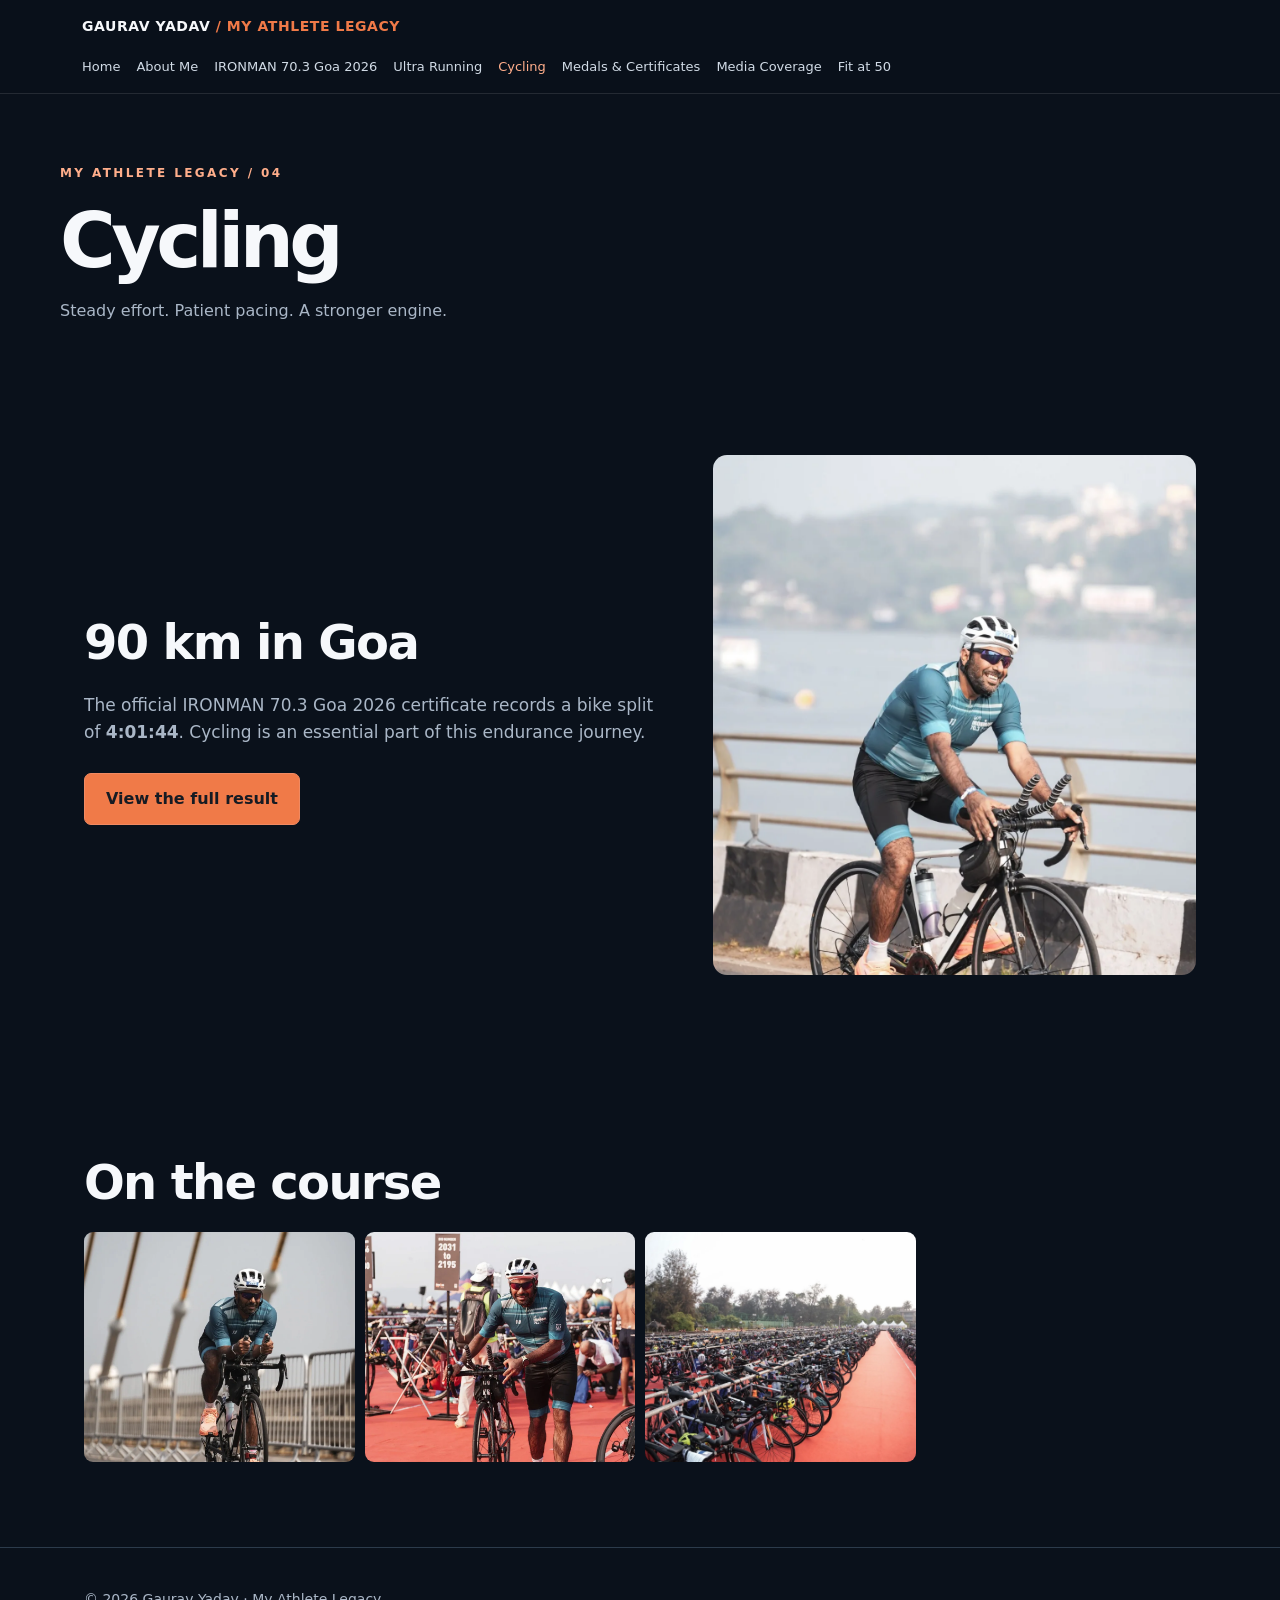
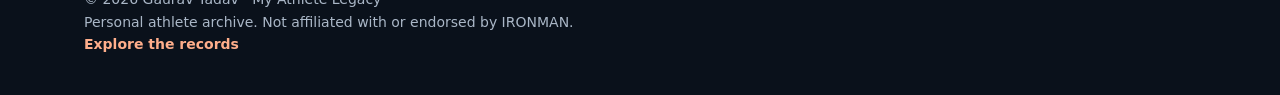
<file: cycling.html>
<!doctype html><html lang="en"><head><meta charset="utf-8"><meta name="viewport" content="width=device-width,initial-scale=1"><meta name="theme-color" content="#0a111b"><meta name="description" content="Explore Gaurav Yadav’s cycling journey and photographs from IRONMAN 70.3 Goa 2026, including the official 90 km bike split of 4:01:44."><title>Gaurav Yadav | Cycling Journey &amp; IRONMAN Goa Bike Leg</title><link rel="stylesheet" href="styles.css">
<link rel="canonical" href="https://ironmangaurav.github.io/my-athlete-legacy/cycling.html">
<meta name="robots" content="index, follow, max-image-preview:large">
<meta name="author" content="Gaurav Yadav">
<meta property="og:type" content="website">
<meta property="og:site_name" content="Gaurav Yadav | My Athlete Legacy">
<meta property="og:title" content="Gaurav Yadav | Cycling Journey &amp; IRONMAN Goa Bike Leg">
<meta property="og:description" content="Explore Gaurav Yadav’s cycling journey and photographs from IRONMAN 70.3 Goa 2026, including the official 90 km bike split of 4:01:44.">
<meta property="og:url" content="https://ironmangaurav.github.io/my-athlete-legacy/cycling.html">
<meta property="og:image" content="https://ironmangaurav.github.io/my-athlete-legacy/assets/bike.webp">
<meta property="og:image:alt" content="Gaurav Yadav | My Athlete Legacy">
<meta name="twitter:card" content="summary_large_image">
<meta name="twitter:title" content="Gaurav Yadav | Cycling Journey &amp; IRONMAN Goa Bike Leg">
<meta name="twitter:description" content="Explore Gaurav Yadav’s cycling journey and photographs from IRONMAN 70.3 Goa 2026, including the official 90 km bike split of 4:01:44.">
<meta name="twitter:image" content="https://ironmangaurav.github.io/my-athlete-legacy/assets/bike.webp">
<link rel="sitemap" type="application/xml" href="https://ironmangaurav.github.io/my-athlete-legacy/sitemap.xml">
<script type="application/ld+json">{"@context":"https://schema.org","@graph":[{"@type":"WebPage","@id":"https://ironmangaurav.github.io/my-athlete-legacy/cycling.html#webpage","url":"https://ironmangaurav.github.io/my-athlete-legacy/cycling.html","name":"Gaurav Yadav | Cycling Journey & IRONMAN Goa Bike Leg","description":"Explore Gaurav Yadav’s cycling journey and photographs from IRONMAN 70.3 Goa 2026, including the official 90 km bike split of 4:01:44.","inLanguage":"en","isPartOf":{"@id":"https://ironmangaurav.github.io/my-athlete-legacy/#website"},"about":{"@id":"https://ironmangaurav.github.io/my-athlete-legacy/#gaurav-yadav"}}]}</script>
</head><body><a class="skip" href="#main">Skip to content</a><header><div class="nav"><a class="brand" href="./">GAURAV YADAV <span>/ MY ATHLETE LEGACY</span></a><button class="menu-toggle" aria-expanded="false" aria-controls="navigation">Menu</button><nav id="navigation" aria-label="Main navigation"><a href="./">Home</a><a href="about.html">About Me</a><a href="ironman-goa-2026.html">IRONMAN 70.3 Goa 2026</a><a href="ultra-running.html">Ultra Running</a><a href="cycling.html" aria-current="page">Cycling</a><a href="medals-certificates.html">Medals & Certificates</a><a href="media.html">Media Coverage</a><a href="fit-at-50.html">Fit at 50</a></nav></div></header><main id="main"><div class="pagehead wrap"><div class="eyebrow">My Athlete Legacy / 04</div><h1>Cycling</h1><p>Steady effort. Patient pacing. A stronger engine.</p></div><section><div class="wrap"><div class="split"><div><h2>90 km in Goa</h2><p class="intro">The official IRONMAN 70.3 Goa 2026 certificate records a bike split of <strong>4:01:44</strong>. Cycling is an essential part of this endurance journey.</p><a class="btn" href="ironman-goa-2026.html">View the full result</a></div><a href="assets/bike.webp" target="_blank" rel="noopener"><img class="" src="assets/bike.webp" alt="Gaurav Yadav cycling during IRONMAN 70.3 Goa" loading="lazy"></a></div></div></section><section><div class="wrap"><h2>On the course</h2><div class="gallery"><a href="assets/bike3.webp" target="_blank" rel="noopener"><img class="" src="assets/bike3.webp" alt="Gaurav riding on the Goa course" loading="lazy"></a><a href="assets/transition.webp" target="_blank" rel="noopener"><img class="" src="assets/transition.webp" alt="Gaurav with his bicycle in transition" loading="lazy"></a><a href="assets/bikes.webp" target="_blank" rel="noopener"><img class="" src="assets/bikes.webp" alt="Bicycles racked in the Goa transition area" loading="lazy"></a></div></div></section></main><footer><div class="wrap">© 2026 Gaurav Yadav · My Athlete Legacy<br>Personal athlete archive. Not affiliated with or endorsed by IRONMAN.<br><a class="section-link" href="medals-certificates.html">Explore the records</a></div></footer><script src="site.js" defer></script></body></html>
</file>
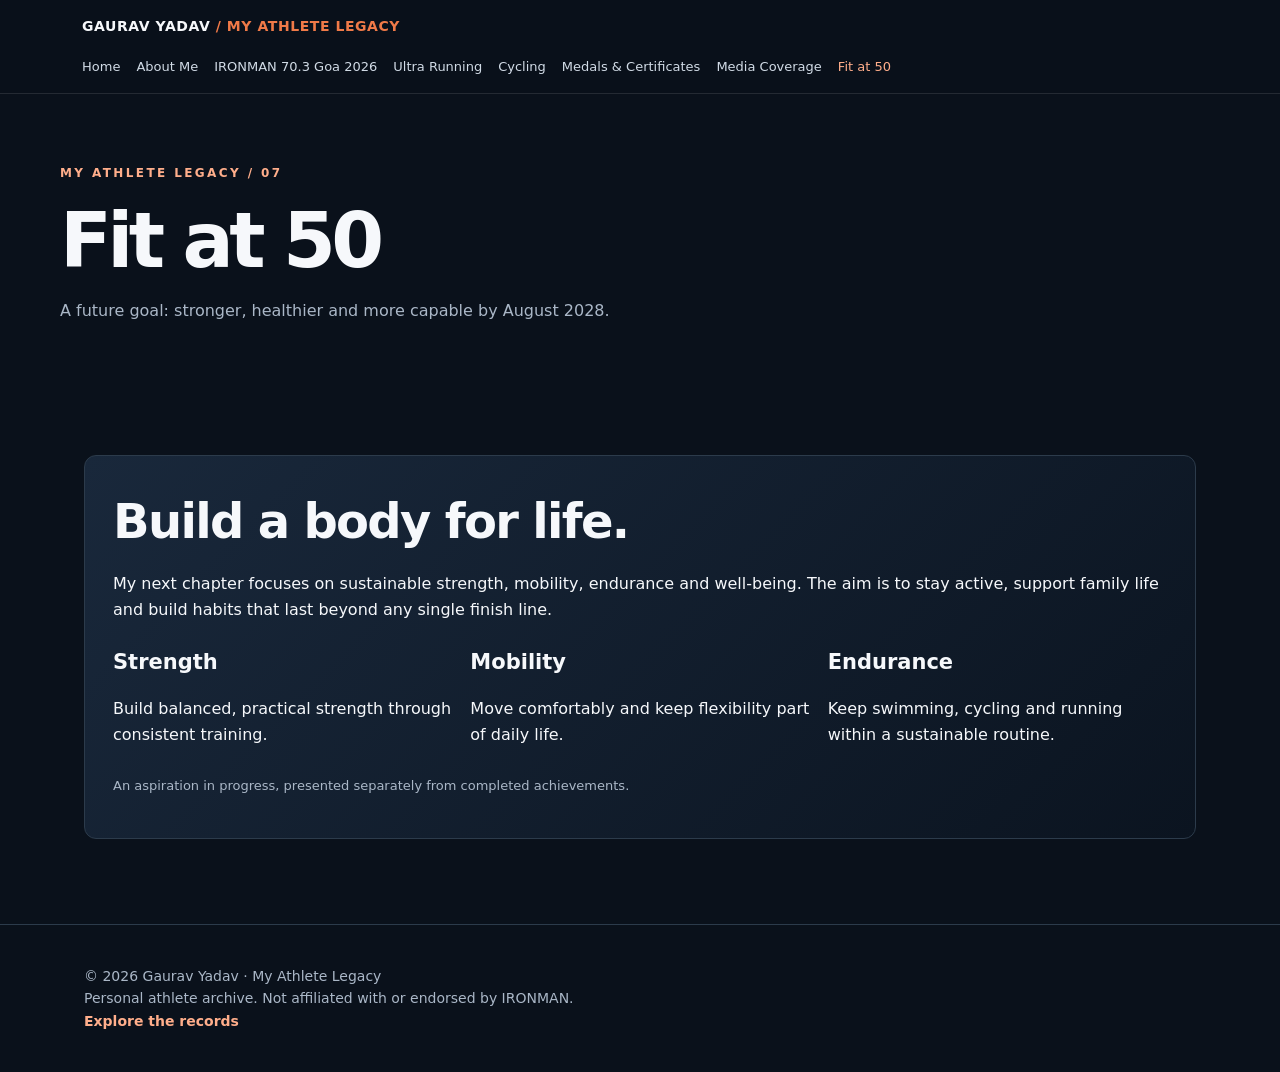
<file: fit-at-50.html>
<!doctype html><html lang="en"><head><meta charset="utf-8"><meta name="viewport" content="width=device-width,initial-scale=1"><meta name="theme-color" content="#0a111b"><meta name="description" content="Follow Gaurav Yadav’s Fit at 50 goal for August 2028: sustainable strength, mobility, endurance and lifelong fitness. A future goal, not a completed achievement."><title>Gaurav Yadav | Fit at 50 | Strength, Mobility &amp; Endurance</title><link rel="stylesheet" href="styles.css">
<link rel="canonical" href="https://ironmangaurav.github.io/my-athlete-legacy/fit-at-50.html">
<meta name="robots" content="index, follow, max-image-preview:large">
<meta name="author" content="Gaurav Yadav">
<meta property="og:type" content="website">
<meta property="og:site_name" content="Gaurav Yadav | My Athlete Legacy">
<meta property="og:title" content="Gaurav Yadav | Fit at 50 | Strength, Mobility &amp; Endurance">
<meta property="og:description" content="Follow Gaurav Yadav’s Fit at 50 goal for August 2028: sustainable strength, mobility, endurance and lifelong fitness. A future goal, not a completed achievement.">
<meta property="og:url" content="https://ironmangaurav.github.io/my-athlete-legacy/fit-at-50.html">
<meta property="og:image" content="https://ironmangaurav.github.io/my-athlete-legacy/assets/hero.webp">
<meta property="og:image:alt" content="Gaurav Yadav | My Athlete Legacy">
<meta name="twitter:card" content="summary_large_image">
<meta name="twitter:title" content="Gaurav Yadav | Fit at 50 | Strength, Mobility &amp; Endurance">
<meta name="twitter:description" content="Follow Gaurav Yadav’s Fit at 50 goal for August 2028: sustainable strength, mobility, endurance and lifelong fitness. A future goal, not a completed achievement.">
<meta name="twitter:image" content="https://ironmangaurav.github.io/my-athlete-legacy/assets/hero.webp">
<link rel="sitemap" type="application/xml" href="https://ironmangaurav.github.io/my-athlete-legacy/sitemap.xml">
<script type="application/ld+json">{"@context":"https://schema.org","@graph":[{"@type":"WebPage","@id":"https://ironmangaurav.github.io/my-athlete-legacy/fit-at-50.html#webpage","url":"https://ironmangaurav.github.io/my-athlete-legacy/fit-at-50.html","name":"Gaurav Yadav | Fit at 50 | Strength, Mobility & Endurance","description":"Follow Gaurav Yadav’s Fit at 50 goal for August 2028: sustainable strength, mobility, endurance and lifelong fitness. A future goal, not a completed achievement.","inLanguage":"en","isPartOf":{"@id":"https://ironmangaurav.github.io/my-athlete-legacy/#website"},"about":{"@id":"https://ironmangaurav.github.io/my-athlete-legacy/#gaurav-yadav"}}]}</script>
</head><body><a class="skip" href="#main">Skip to content</a><header><div class="nav"><a class="brand" href="./">GAURAV YADAV <span>/ MY ATHLETE LEGACY</span></a><button class="menu-toggle" aria-expanded="false" aria-controls="navigation">Menu</button><nav id="navigation" aria-label="Main navigation"><a href="./">Home</a><a href="about.html">About Me</a><a href="ironman-goa-2026.html">IRONMAN 70.3 Goa 2026</a><a href="ultra-running.html">Ultra Running</a><a href="cycling.html">Cycling</a><a href="medals-certificates.html">Medals & Certificates</a><a href="media.html">Media Coverage</a><a href="fit-at-50.html" aria-current="page">Fit at 50</a></nav></div></header><main id="main"><div class="pagehead wrap"><div class="eyebrow">My Athlete Legacy / 07</div><h1>Fit at 50</h1><p>A future goal: stronger, healthier and more capable by August 2028.</p></div><section><div class="wrap"><div class="future"><h2>Build a body for life.</h2><p>My next chapter focuses on sustainable strength, mobility, endurance and well-being. The aim is to stay active, support family life and build habits that last beyond any single finish line.</p><div class="cards"><div class="content"><h3>Strength</h3><p>Build balanced, practical strength through consistent training.</p></div><div class="content"><h3>Mobility</h3><p>Move comfortably and keep flexibility part of daily life.</p></div><div class="content"><h3>Endurance</h3><p>Keep swimming, cycling and running within a sustainable routine.</p></div></div><p class="note">An aspiration in progress, presented separately from completed achievements.</p></div></div></section></main><footer><div class="wrap">© 2026 Gaurav Yadav · My Athlete Legacy<br>Personal athlete archive. Not affiliated with or endorsed by IRONMAN.<br><a class="section-link" href="medals-certificates.html">Explore the records</a></div></footer><script src="site.js" defer></script></body></html>
</file>
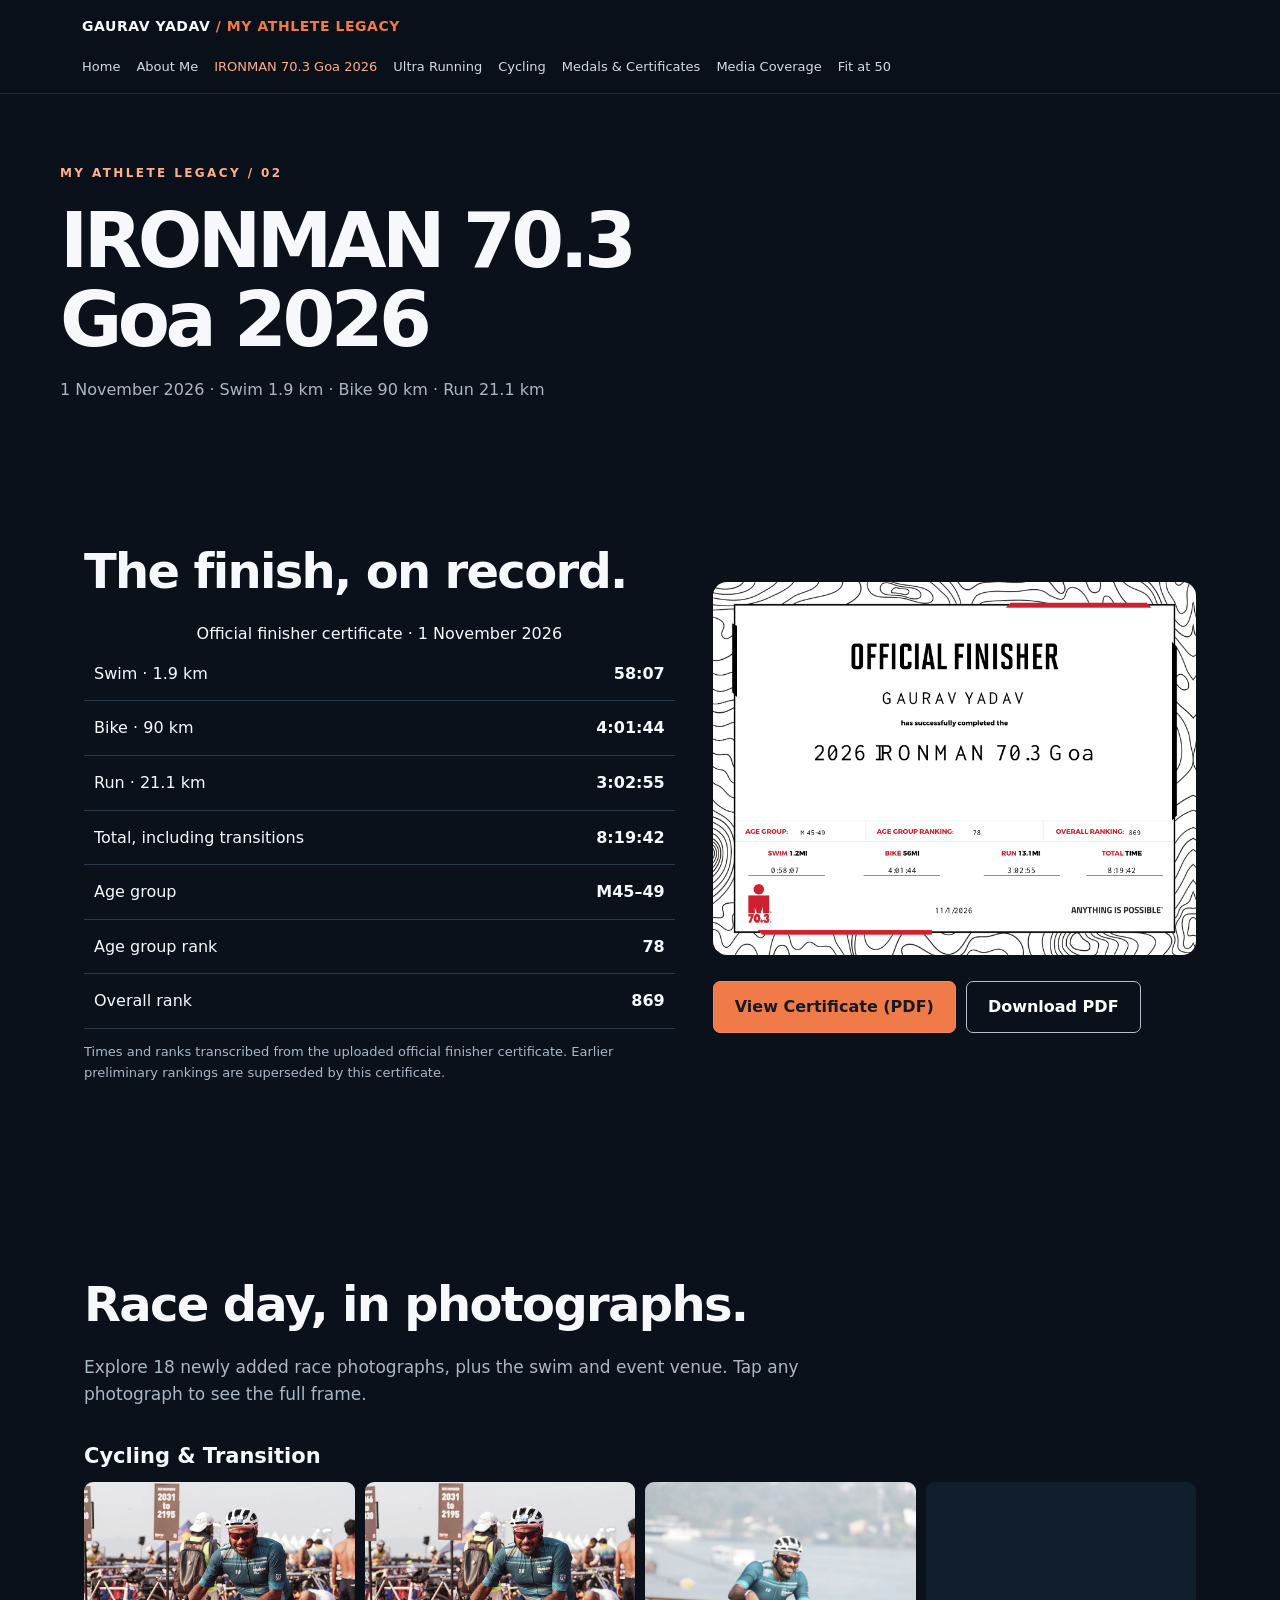
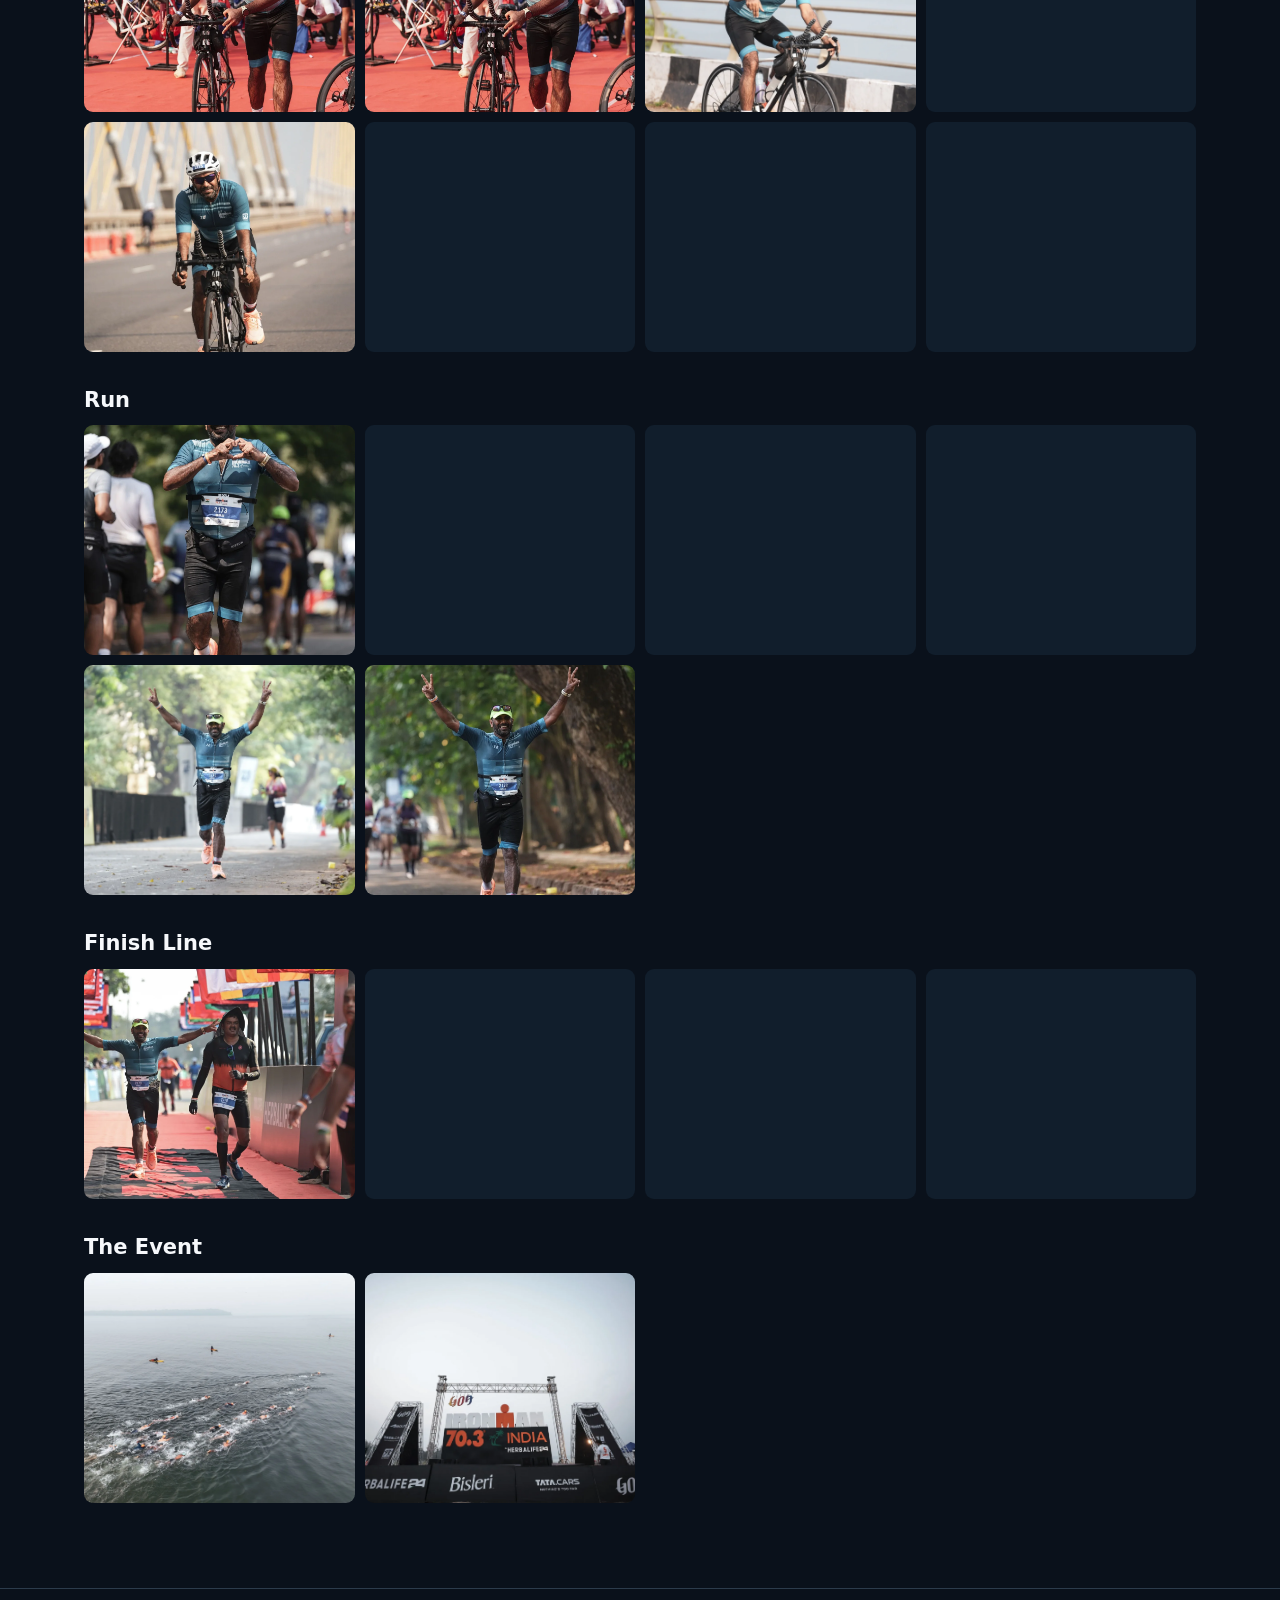
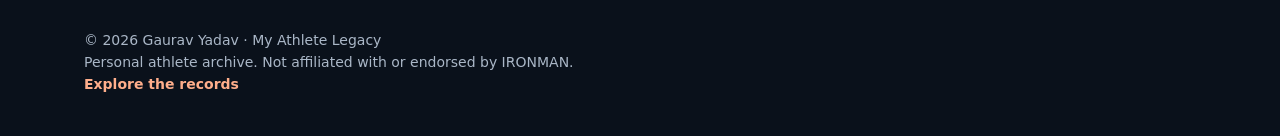
<file: ironman-goa-2026.html>
<!doctype html><html lang="en"><head><meta charset="utf-8"><meta name="viewport" content="width=device-width,initial-scale=1"><meta name="theme-color" content="#0a111b"><meta name="description" content="Gaurav Yadav finished IRONMAN 70.3 Goa on 1 November 2026 in 8:19:42. View official results, the original finisher certificate and real race photographs."><title>Gaurav Yadav | IRONMAN 70.3 Goa 2026 Finisher</title><link rel="stylesheet" href="styles.css">
<link rel="canonical" href="https://ironmangaurav.github.io/my-athlete-legacy/ironman-goa-2026.html">
<meta name="robots" content="index, follow, max-image-preview:large">
<meta name="author" content="Gaurav Yadav">
<meta property="og:type" content="website">
<meta property="og:site_name" content="Gaurav Yadav | My Athlete Legacy">
<meta property="og:title" content="Gaurav Yadav | IRONMAN 70.3 Goa 2026 Finisher">
<meta property="og:description" content="Gaurav Yadav finished IRONMAN 70.3 Goa on 1 November 2026 in 8:19:42. View official results, the original finisher certificate and real race photographs.">
<meta property="og:url" content="https://ironmangaurav.github.io/my-athlete-legacy/ironman-goa-2026.html">
<meta property="og:image" content="https://ironmangaurav.github.io/my-athlete-legacy/assets/finish.webp">
<meta property="og:image:alt" content="Gaurav Yadav | My Athlete Legacy">
<meta name="twitter:card" content="summary_large_image">
<meta name="twitter:title" content="Gaurav Yadav | IRONMAN 70.3 Goa 2026 Finisher">
<meta name="twitter:description" content="Gaurav Yadav finished IRONMAN 70.3 Goa on 1 November 2026 in 8:19:42. View official results, the original finisher certificate and real race photographs.">
<meta name="twitter:image" content="https://ironmangaurav.github.io/my-athlete-legacy/assets/finish.webp">
<link rel="sitemap" type="application/xml" href="https://ironmangaurav.github.io/my-athlete-legacy/sitemap.xml">
<script type="application/ld+json">{"@context":"https://schema.org","@graph":[{"@type":"WebPage","@id":"https://ironmangaurav.github.io/my-athlete-legacy/ironman-goa-2026.html#webpage","url":"https://ironmangaurav.github.io/my-athlete-legacy/ironman-goa-2026.html","name":"Gaurav Yadav | IRONMAN 70.3 Goa 2026 Finisher","description":"Gaurav Yadav finished IRONMAN 70.3 Goa on 1 November 2026 in 8:19:42. View official results, the original finisher certificate and real race photographs.","inLanguage":"en","isPartOf":{"@id":"https://ironmangaurav.github.io/my-athlete-legacy/#website"},"about":{"@id":"https://ironmangaurav.github.io/my-athlete-legacy/#gaurav-yadav"}}]}</script>
</head><body><a class="skip" href="#main">Skip to content</a><header><div class="nav"><a class="brand" href="./">GAURAV YADAV <span>/ MY ATHLETE LEGACY</span></a><button class="menu-toggle" aria-expanded="false" aria-controls="navigation">Menu</button><nav id="navigation" aria-label="Main navigation"><a href="./">Home</a><a href="about.html">About Me</a><a href="ironman-goa-2026.html" aria-current="page">IRONMAN 70.3 Goa 2026</a><a href="ultra-running.html">Ultra Running</a><a href="cycling.html">Cycling</a><a href="medals-certificates.html">Medals & Certificates</a><a href="media.html">Media Coverage</a><a href="fit-at-50.html">Fit at 50</a></nav></div></header><main id="main"><div class="pagehead wrap"><div class="eyebrow">My Athlete Legacy / 02</div><h1>IRONMAN 70.3<br>Goa 2026</h1><p>1 November 2026 · Swim 1.9 km · Bike 90 km · Run 21.1 km</p></div><section><div class="wrap"><div class="split"><div><h2>The finish, on record.</h2><table class="timing"><caption>Official finisher certificate · 1 November 2026</caption><tbody><tr><td>Swim · 1.9 km</td><td>58:07</td></tr><tr><td>Bike · 90 km</td><td>4:01:44</td></tr><tr><td>Run · 21.1 km</td><td>3:02:55</td></tr><tr><td>Total, including transitions</td><td>8:19:42</td></tr><tr><td>Age group</td><td>M45–49</td></tr><tr><td>Age group rank</td><td>78</td></tr><tr><td>Overall rank</td><td>869</td></tr></tbody></table><p class="note">Times and ranks transcribed from the uploaded official finisher certificate. Earlier preliminary rankings are superseded by this certificate.</p></div><div><a href="assets/finisher-certificate-goa-2026.pdf" target="_blank" rel="noopener"><img class="full-image" src="assets/finisher-certificate-goa-2026.png" alt="Official finisher certificate showing Gaurav Yadav’s 8:19:42 total time" loading="lazy"></a><p><a class="btn" href="assets/finisher-certificate-goa-2026.pdf" target="_blank" rel="noopener">View Certificate (PDF)</a><a class="btn secondary" href="assets/finisher-certificate-goa-2026.pdf" download>Download PDF</a></p></div></div></div></section><section><div class="wrap"><h2>Race day, in photographs.</h2><p class="intro">Explore 18 newly added race photographs, plus the swim and event venue. Tap any photograph to see the full frame.</p><h3 style="margin-top:32px">Cycling & Transition</h3><div class="gallery"><a href="assets/goa-2026/19591_20261101_081822_822705345_original.webp" target="_blank" rel="noopener"><img loading="lazy" decoding="async" src="assets/goa-2026/19591_20261101_081822_822705345_original.webp" alt="Gaurav Yadav with his bicycle in Goa transition"></a><a href="assets/goa-2026/19591_20261101_081822_822705360_original.webp" target="_blank" rel="noopener"><img loading="lazy" decoding="async" src="assets/goa-2026/19591_20261101_081822_822705360_original.webp" alt="Gaurav Yadav leaving the transition area with his bicycle"></a><a href="assets/goa-2026/19591_20261101_082804_822674307_original.webp" target="_blank" rel="noopener"><img loading="lazy" decoding="async" src="assets/goa-2026/19591_20261101_082804_822674307_original.webp" alt="Gaurav Yadav cycling beside the water in Goa"></a><a href="assets/goa-2026/19591_20261101_083133_822672139_original.webp" target="_blank" rel="noopener"><img loading="lazy" decoding="async" src="assets/goa-2026/19591_20261101_083133_822672139_original.webp" alt="Gaurav Yadav riding with other athletes on the Goa bike course"></a><a href="assets/goa-2026/19591_20261101_091933_822692436_original.webp" target="_blank" rel="noopener"><img loading="lazy" decoding="async" src="assets/goa-2026/19591_20261101_091933_822692436_original.webp" alt="Gaurav Yadav cycling across a bridge in Goa"></a><a href="assets/goa-2026/19591_20261101_091933_822692452_original.webp" target="_blank" rel="noopener"><img loading="lazy" decoding="async" src="assets/goa-2026/19591_20261101_091933_822692452_original.webp" alt="Gaurav Yadav on the bridge during the cycling leg"></a><a href="assets/goa-2026/19591_20261101_101801_822668245_original.webp" target="_blank" rel="noopener"><img loading="lazy" decoding="async" src="assets/goa-2026/19591_20261101_101801_822668245_original.webp" alt="Gaurav Yadav riding along the tree-lined bike course"></a><a href="assets/goa-2026/19591_20261101_121058_822678729_original.webp" target="_blank" rel="noopener"><img loading="lazy" decoding="async" src="assets/goa-2026/19591_20261101_121058_822678729_original.webp" alt="Gaurav Yadav cycling along the waterside road"></a></div><h3 style="margin-top:32px">Run</h3><div class="gallery"><a href="assets/goa-2026/19591_20261101_133751_822742055_original.webp" target="_blank" rel="noopener"><img loading="lazy" decoding="async" src="assets/goa-2026/19591_20261101_133751_822742055_original.webp" alt="Gaurav Yadav making a heart gesture during the run"></a><a href="assets/goa-2026/19591_20261101_142252_822751969_original.webp" target="_blank" rel="noopener"><img loading="lazy" decoding="async" src="assets/goa-2026/19591_20261101_142252_822751969_original.webp" alt="Gaurav Yadav running with arms outstretched"></a><a href="assets/goa-2026/19591_20261101_142308_822768254_original.webp" target="_blank" rel="noopener"><img loading="lazy" decoding="async" src="assets/goa-2026/19591_20261101_142308_822768254_original.webp" alt="Gaurav Yadav on the Goa half-marathon course"></a><a href="assets/goa-2026/19591_20261101_152021_822765283_original.webp" target="_blank" rel="noopener"><img loading="lazy" decoding="async" src="assets/goa-2026/19591_20261101_152021_822765283_original.webp" alt="Gaurav Yadav raising both arms during the run"></a><a href="assets/goa-2026/19591_20261101_152022_822765310_original.webp" target="_blank" rel="noopener"><img loading="lazy" decoding="async" src="assets/goa-2026/19591_20261101_152022_822765310_original.webp" alt="Gaurav Yadav celebrating on the tree-lined run course"></a><a href="assets/goa-2026/19591_20261101_152023_822746976_original.webp" target="_blank" rel="noopener"><img loading="lazy" decoding="async" src="assets/goa-2026/19591_20261101_152023_822746976_original.webp" alt="Gaurav Yadav keeping moving towards the finish"></a></div><h3 style="margin-top:32px">Finish Line</h3><div class="gallery"><a href="assets/goa-2026/19591_20261101_153019_822736319_original.webp" target="_blank" rel="noopener"><img loading="lazy" decoding="async" src="assets/goa-2026/19591_20261101_153019_822736319_original.webp" alt="Gaurav Yadav approaching the red finish carpet"></a><a href="assets/goa-2026/19591_20261101_153020_822736351_original.webp" target="_blank" rel="noopener"><img loading="lazy" decoding="async" src="assets/goa-2026/19591_20261101_153020_822736351_original.webp" alt="Gaurav Yadav running along the finish chute"></a><a href="assets/goa-2026/19591_20261101_153021_822736405_original.webp" target="_blank" rel="noopener"><img loading="lazy" decoding="async" src="assets/goa-2026/19591_20261101_153021_822736405_original.webp" alt="Gaurav Yadav nearing the IRONMAN 70.3 finish"></a><a href="assets/goa-2026/19591_20261101_153022_822736438_original.webp" target="_blank" rel="noopener"><img loading="lazy" decoding="async" src="assets/goa-2026/19591_20261101_153022_822736438_original.webp" alt="Gaurav Yadav at the Goa finish-line area"></a></div><h3 style="margin-top:32px">The Event</h3><div class="gallery"><a href="assets/swim.webp" target="_blank" rel="noopener"><img src="assets/swim.webp" loading="lazy" alt="The open-water swim field at IRONMAN 70.3 Goa"></a><a href="assets/venue.webp" target="_blank" rel="noopener"><img src="assets/venue.webp" loading="lazy" alt="IRONMAN 70.3 Goa venue"></a></div></div></section></main><footer><div class="wrap">© 2026 Gaurav Yadav · My Athlete Legacy<br>Personal athlete archive. Not affiliated with or endorsed by IRONMAN.<br><a class="section-link" href="medals-certificates.html">Explore the records</a></div></footer><script src="site.js" defer></script></body></html>
</file>
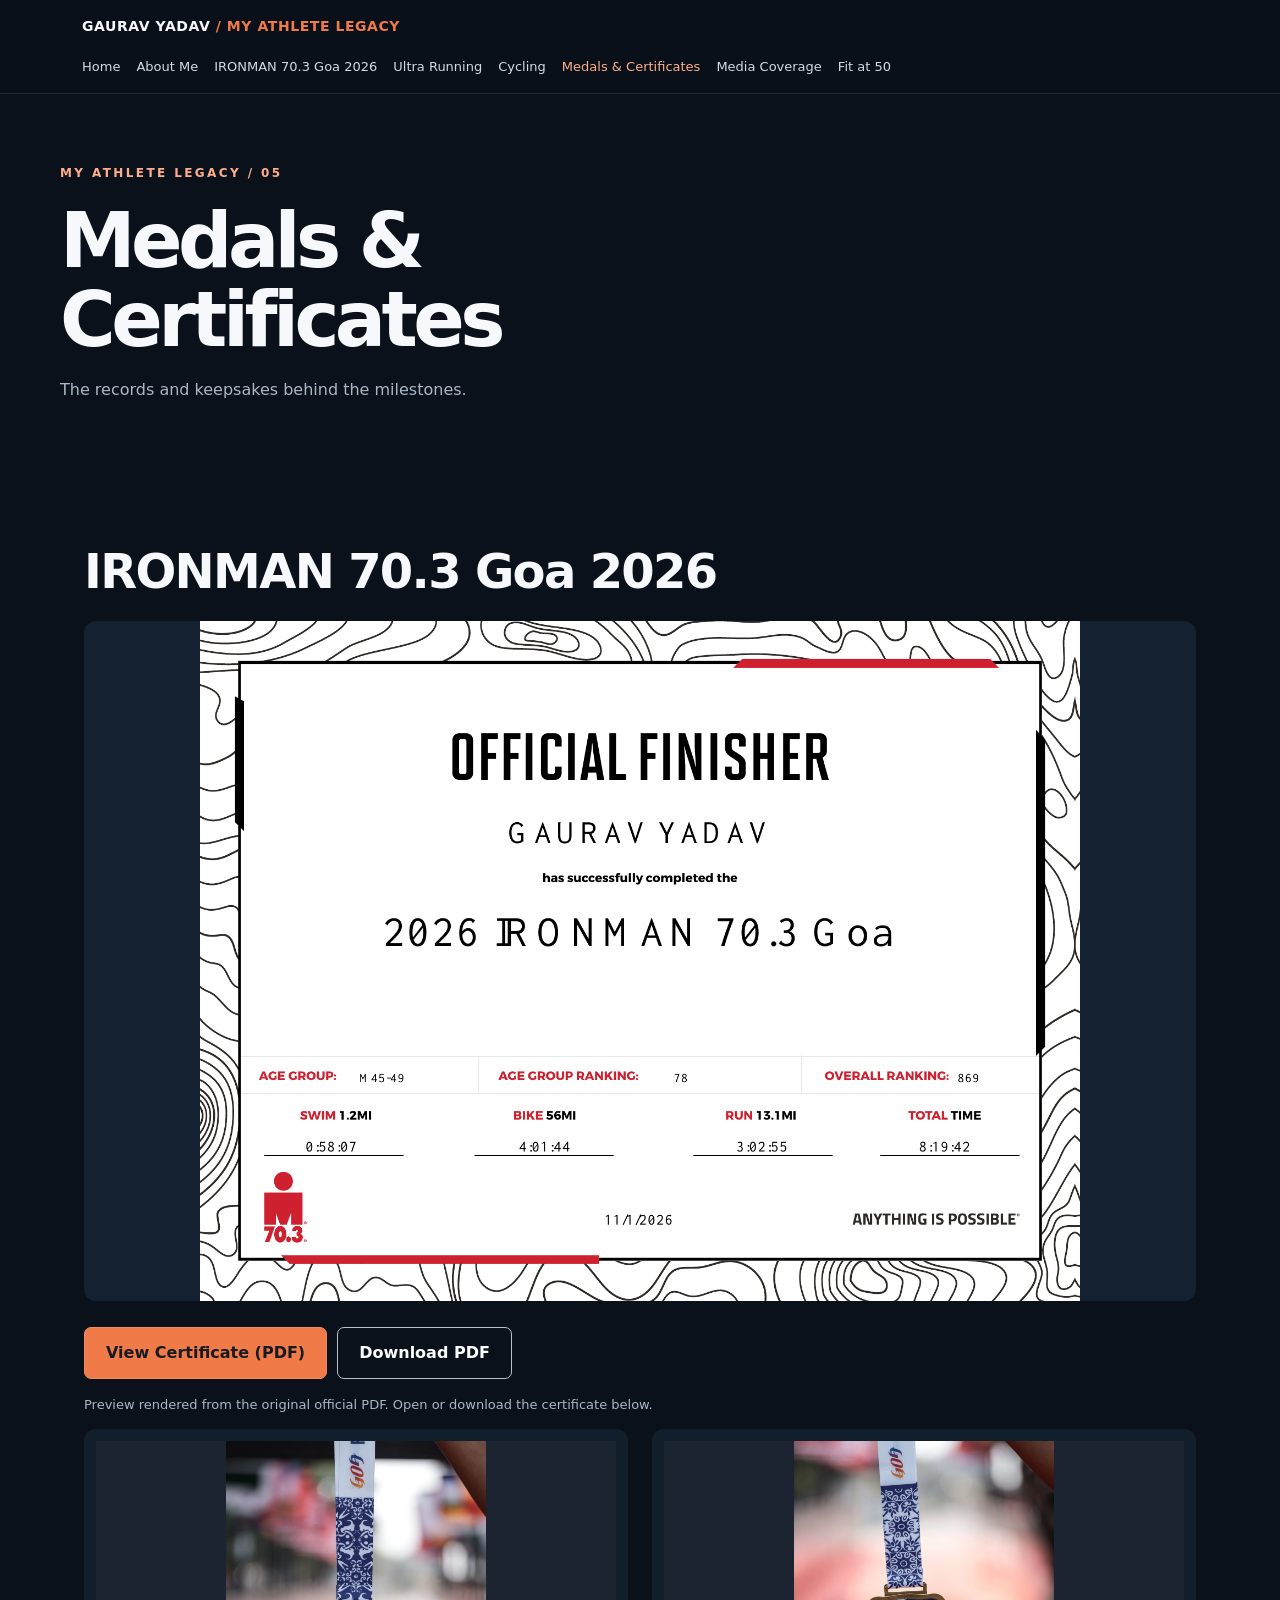
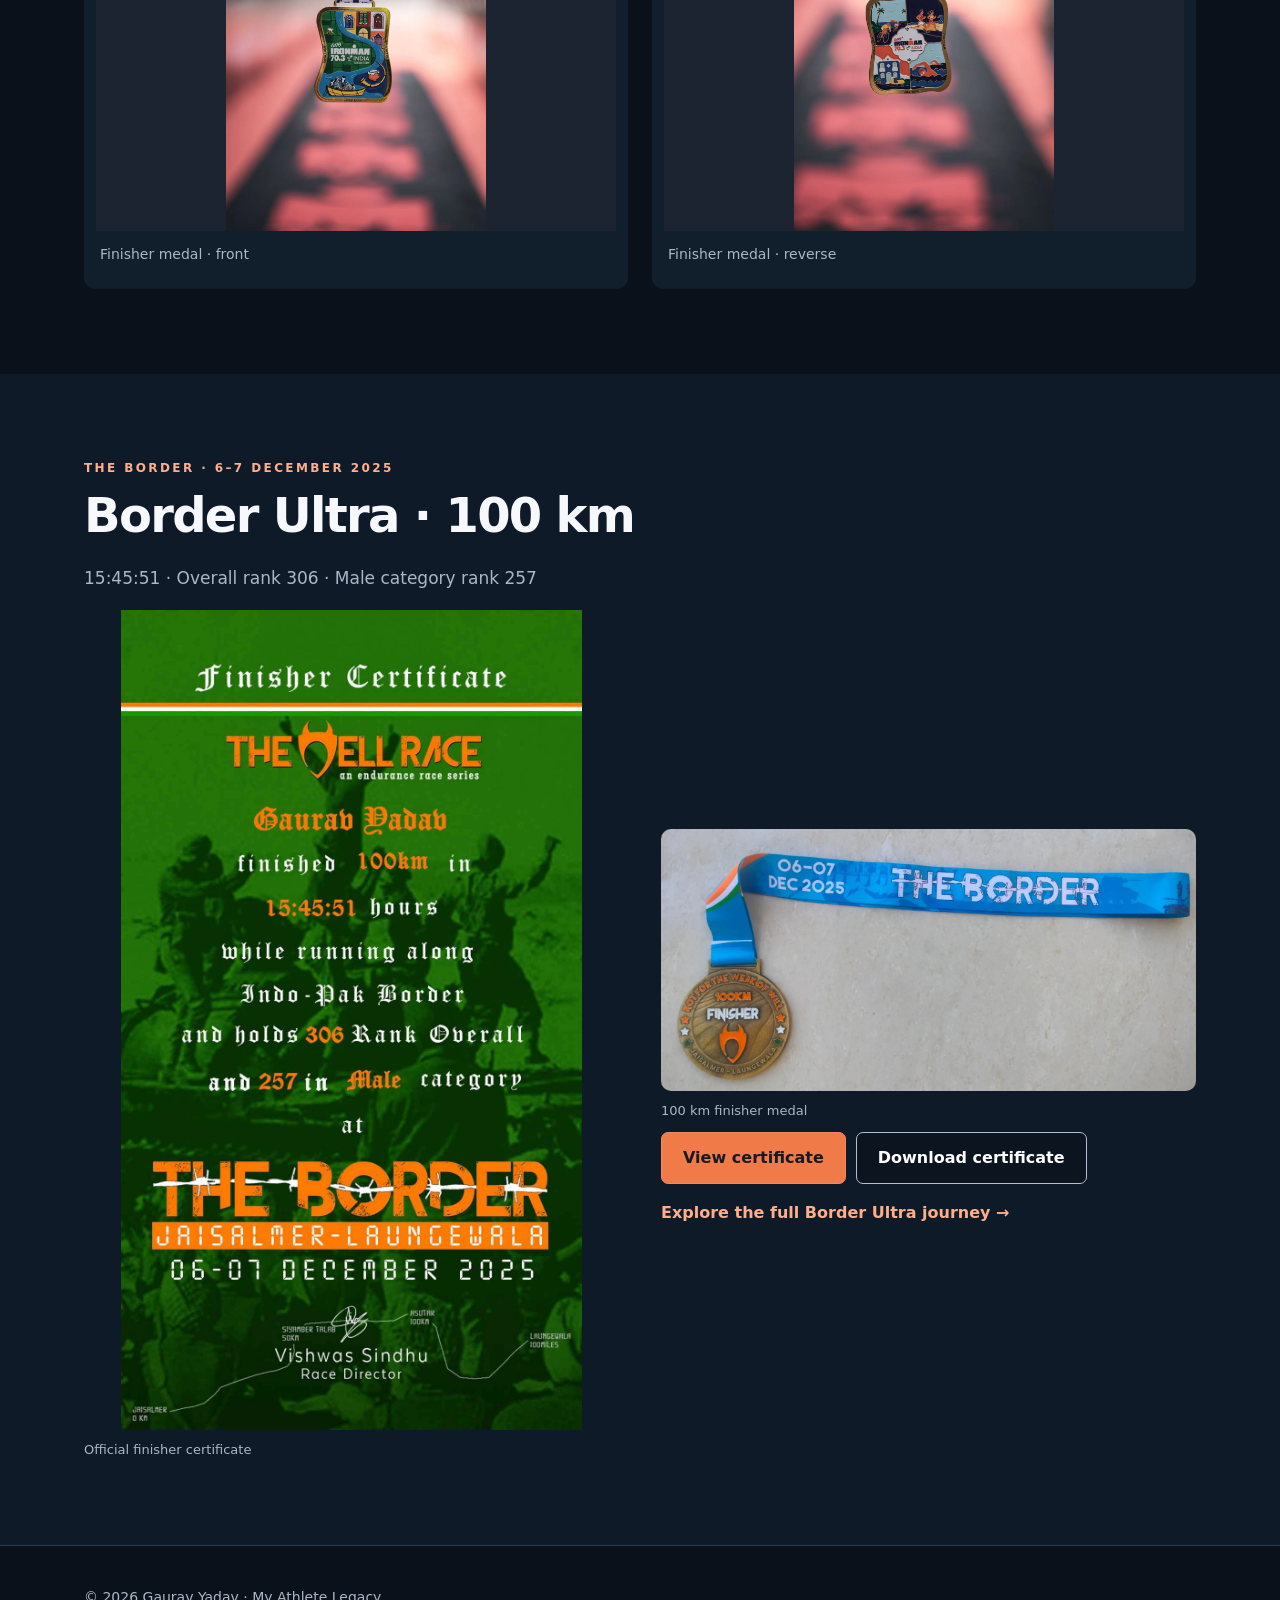
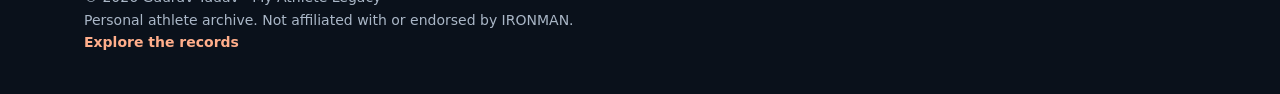
<file: medals-certificates.html>
<!doctype html><html lang="en"><head><meta charset="utf-8"><meta name="viewport" content="width=device-width,initial-scale=1"><meta name="theme-color" content="#0a111b"><meta name="description" content="View Gaurav Yadav’s official IRONMAN 70.3 Goa 2026 and Border Ultra 100 km 2025 finisher certificates, medals, verified results and race bib."><title>Gaurav Yadav | Race Medals &amp; Finisher Certificates</title><link rel="stylesheet" href="styles.css">
<link rel="canonical" href="https://ironmangaurav.github.io/my-athlete-legacy/medals-certificates.html">
<meta name="robots" content="index, follow, max-image-preview:large">
<meta name="author" content="Gaurav Yadav">
<meta property="og:type" content="website">
<meta property="og:site_name" content="Gaurav Yadav | My Athlete Legacy">
<meta property="og:title" content="Gaurav Yadav | Race Medals &amp; Finisher Certificates">
<meta property="og:description" content="View Gaurav Yadav’s official IRONMAN 70.3 Goa 2026 and Border Ultra 100 km 2025 finisher certificates, medals, verified results and race bib.">
<meta property="og:url" content="https://ironmangaurav.github.io/my-athlete-legacy/medals-certificates.html">
<meta property="og:image" content="https://ironmangaurav.github.io/my-athlete-legacy/assets/medal.webp">
<meta property="og:image:alt" content="Gaurav Yadav | My Athlete Legacy">
<meta name="twitter:card" content="summary_large_image">
<meta name="twitter:title" content="Gaurav Yadav | Race Medals &amp; Finisher Certificates">
<meta name="twitter:description" content="View Gaurav Yadav’s official IRONMAN 70.3 Goa 2026 and Border Ultra 100 km 2025 finisher certificates, medals, verified results and race bib.">
<meta name="twitter:image" content="https://ironmangaurav.github.io/my-athlete-legacy/assets/medal.webp">
<link rel="sitemap" type="application/xml" href="https://ironmangaurav.github.io/my-athlete-legacy/sitemap.xml">
<script type="application/ld+json">{"@context":"https://schema.org","@graph":[{"@type":"WebPage","@id":"https://ironmangaurav.github.io/my-athlete-legacy/medals-certificates.html#webpage","url":"https://ironmangaurav.github.io/my-athlete-legacy/medals-certificates.html","name":"Gaurav Yadav | Race Medals & Finisher Certificates","description":"View Gaurav Yadav’s official IRONMAN 70.3 Goa 2026 and Border Ultra 100 km 2025 finisher certificates, medals, verified results and race bib.","inLanguage":"en","isPartOf":{"@id":"https://ironmangaurav.github.io/my-athlete-legacy/#website"},"about":{"@id":"https://ironmangaurav.github.io/my-athlete-legacy/#gaurav-yadav"}}]}</script>
</head><body><a class="skip" href="#main">Skip to content</a><header><div class="nav"><a class="brand" href="./">GAURAV YADAV <span>/ MY ATHLETE LEGACY</span></a><button class="menu-toggle" aria-expanded="false" aria-controls="navigation">Menu</button><nav id="navigation" aria-label="Main navigation"><a href="./">Home</a><a href="about.html">About Me</a><a href="ironman-goa-2026.html">IRONMAN 70.3 Goa 2026</a><a href="ultra-running.html">Ultra Running</a><a href="cycling.html">Cycling</a><a href="medals-certificates.html" aria-current="page">Medals & Certificates</a><a href="media.html">Media Coverage</a><a href="fit-at-50.html">Fit at 50</a></nav></div></header><main id="main"><div class="pagehead wrap"><div class="eyebrow">My Athlete Legacy / 05</div><h1>Medals & Certificates</h1><p>The records and keepsakes behind the milestones.</p></div><section><div class="wrap"><h2>IRONMAN 70.3 Goa 2026</h2><div><a href="assets/finisher-certificate-goa-2026.pdf" target="_blank" rel="noopener"><img class="full-image" src="assets/finisher-certificate-goa-2026.png" alt="Official 2026 Goa finisher certificate for Gaurav Yadav" loading="lazy"></a><p><a class="btn" href="assets/finisher-certificate-goa-2026.pdf" target="_blank" rel="noopener">View Certificate (PDF)</a><a class="btn secondary" href="assets/finisher-certificate-goa-2026.pdf" download>Download PDF</a></p></div><p class="note">Preview rendered from the original official PDF. Open or download the certificate below.</p><div class="document"><figure><a href="assets/medal.webp" target="_blank" rel="noopener"><img class="" src="assets/medal.webp" alt="Front of the IRONMAN 70.3 Goa finisher medal" loading="lazy"></a><figcaption>Finisher medal · front</figcaption></figure><figure><a href="assets/medalback.webp" target="_blank" rel="noopener"><img class="" src="assets/medalback.webp" alt="Reverse of the IRONMAN 70.3 Goa finisher medal" loading="lazy"></a><figcaption>Finisher medal · reverse</figcaption></figure></div></div></section><section class="section-dark" id="border-certificate"><div class="wrap"><div class="eyebrow">The Border · 6–7 December 2025</div><h2>Border Ultra · 100 km</h2><p class="intro">15:45:51 · Overall rank 306 · Male category rank 257</p><div class="border-results"><figure class="border-certificate"><a href="assets/border-2025/certificate.webp" target="_blank" rel="noopener"><img class="" src="assets/border-2025/certificate.webp" alt="Official Border Ultra 100 km finisher certificate for Gaurav Yadav" width="1012" height="1800" loading="lazy" decoding="async"></a><figcaption>Official finisher certificate</figcaption></figure><div><figure class="border-certificate"><a href="assets/border-2025/finisher-medal.webp" target="_blank" rel="noopener"><img class="" src="assets/border-2025/finisher-medal.webp" alt="The Border 100 km finisher medal and ribbon dated 6–7 December 2025" width="1440" height="707" loading="lazy" decoding="async"></a><figcaption>100 km finisher medal</figcaption></figure><a class="btn" href="assets/border-2025/certificate.webp" target="_blank" rel="noopener">View certificate</a><a class="btn secondary" href="assets/border-2025/certificate.webp" download>Download certificate</a><p><a class="section-link" href="border-ultra-100km-2025.html">Explore the full Border Ultra journey →</a></p></div></div></div></section></main><footer><div class="wrap">© 2026 Gaurav Yadav · My Athlete Legacy<br>Personal athlete archive. Not affiliated with or endorsed by IRONMAN.<br><a class="section-link" href="medals-certificates.html">Explore the records</a></div></footer><script src="site.js" defer></script></body></html>
</file>
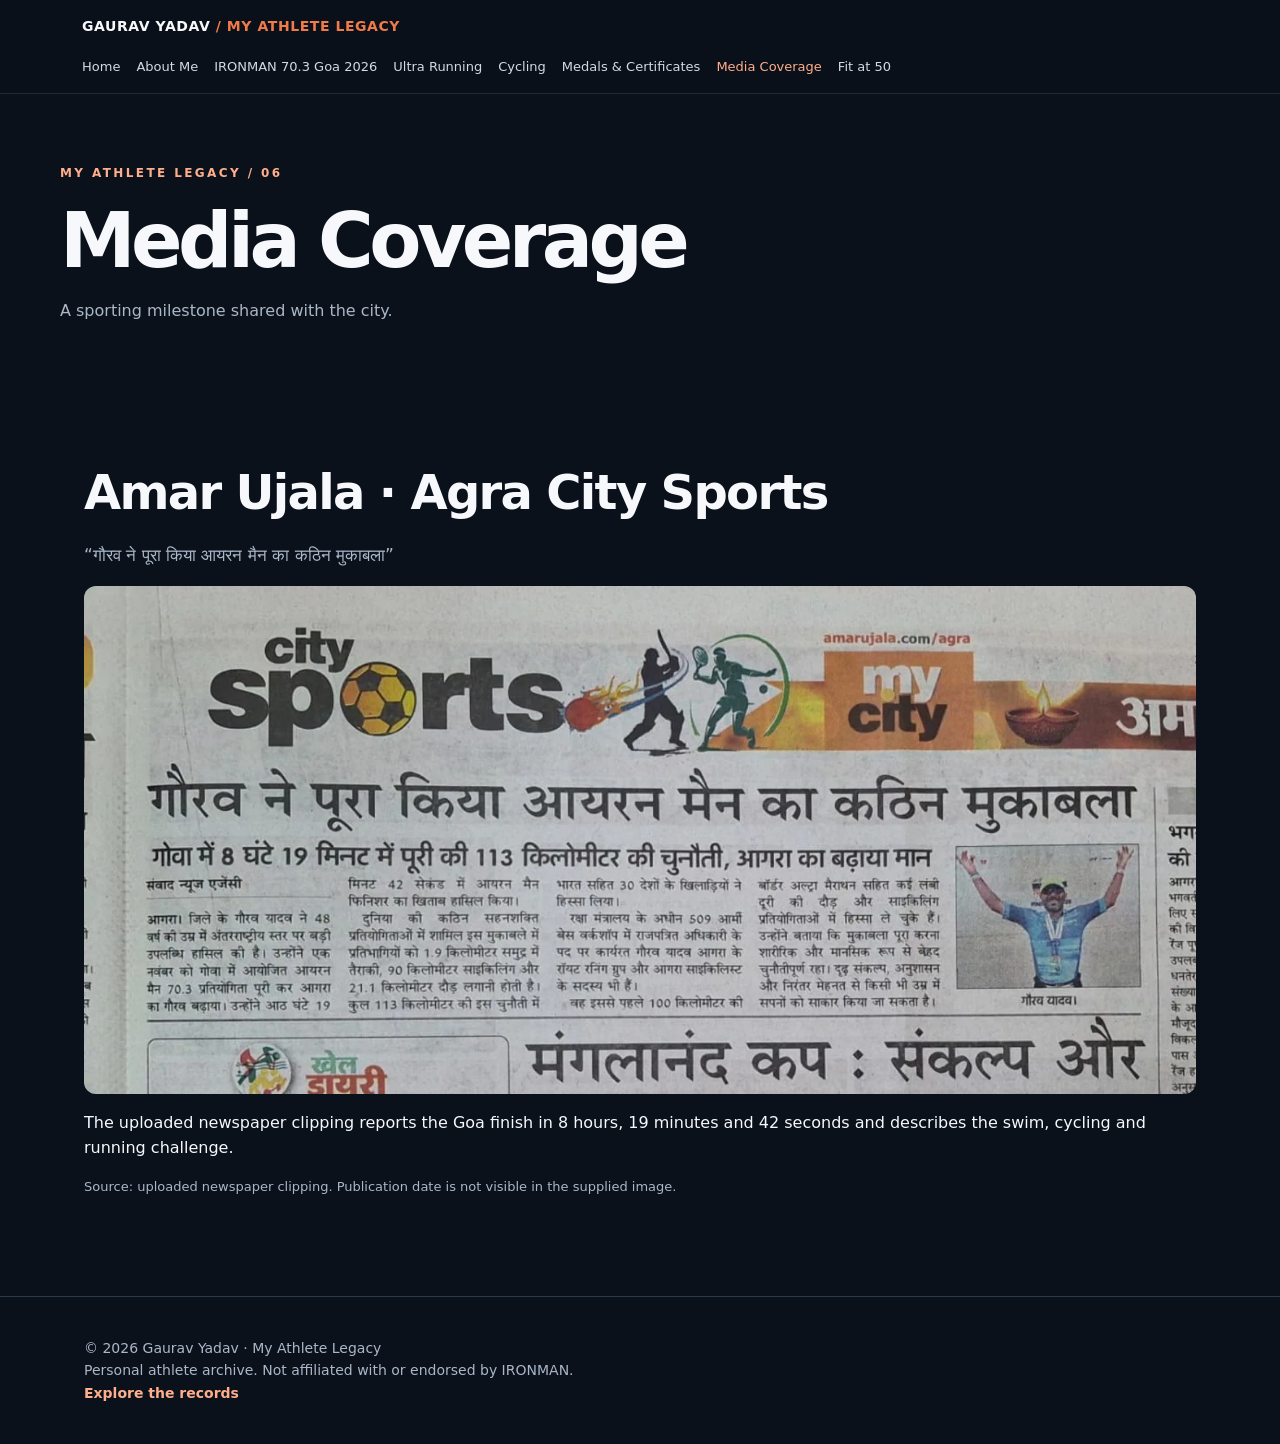
<file: media.html>
<!doctype html><html lang="en"><head><meta charset="utf-8"><meta name="viewport" content="width=device-width,initial-scale=1"><meta name="theme-color" content="#0a111b"><meta name="description" content="Read uploaded Amar Ujala Agra City Sports coverage of Gaurav Yadav’s IRONMAN 70.3 Goa finish, with the original newspaper clipping."><title>Gaurav Yadav | Athlete Media Coverage | Amar Ujala Agra</title><link rel="stylesheet" href="styles.css">
<link rel="canonical" href="https://ironmangaurav.github.io/my-athlete-legacy/media.html">
<meta name="robots" content="index, follow, max-image-preview:large">
<meta name="author" content="Gaurav Yadav">
<meta property="og:type" content="website">
<meta property="og:site_name" content="Gaurav Yadav | My Athlete Legacy">
<meta property="og:title" content="Gaurav Yadav | Athlete Media Coverage | Amar Ujala Agra">
<meta property="og:description" content="Read uploaded Amar Ujala Agra City Sports coverage of Gaurav Yadav’s IRONMAN 70.3 Goa finish, with the original newspaper clipping.">
<meta property="og:url" content="https://ironmangaurav.github.io/my-athlete-legacy/media.html">
<meta property="og:image" content="https://ironmangaurav.github.io/my-athlete-legacy/assets/media.webp">
<meta property="og:image:alt" content="Gaurav Yadav | My Athlete Legacy">
<meta name="twitter:card" content="summary_large_image">
<meta name="twitter:title" content="Gaurav Yadav | Athlete Media Coverage | Amar Ujala Agra">
<meta name="twitter:description" content="Read uploaded Amar Ujala Agra City Sports coverage of Gaurav Yadav’s IRONMAN 70.3 Goa finish, with the original newspaper clipping.">
<meta name="twitter:image" content="https://ironmangaurav.github.io/my-athlete-legacy/assets/media.webp">
<link rel="sitemap" type="application/xml" href="https://ironmangaurav.github.io/my-athlete-legacy/sitemap.xml">
<script type="application/ld+json">{"@context":"https://schema.org","@graph":[{"@type":"WebPage","@id":"https://ironmangaurav.github.io/my-athlete-legacy/media.html#webpage","url":"https://ironmangaurav.github.io/my-athlete-legacy/media.html","name":"Gaurav Yadav | Athlete Media Coverage | Amar Ujala Agra","description":"Read uploaded Amar Ujala Agra City Sports coverage of Gaurav Yadav’s IRONMAN 70.3 Goa finish, with the original newspaper clipping.","inLanguage":"en","isPartOf":{"@id":"https://ironmangaurav.github.io/my-athlete-legacy/#website"},"about":{"@id":"https://ironmangaurav.github.io/my-athlete-legacy/#gaurav-yadav"}}]}</script>
</head><body><a class="skip" href="#main">Skip to content</a><header><div class="nav"><a class="brand" href="./">GAURAV YADAV <span>/ MY ATHLETE LEGACY</span></a><button class="menu-toggle" aria-expanded="false" aria-controls="navigation">Menu</button><nav id="navigation" aria-label="Main navigation"><a href="./">Home</a><a href="about.html">About Me</a><a href="ironman-goa-2026.html">IRONMAN 70.3 Goa 2026</a><a href="ultra-running.html">Ultra Running</a><a href="cycling.html">Cycling</a><a href="medals-certificates.html">Medals & Certificates</a><a href="media.html" aria-current="page">Media Coverage</a><a href="fit-at-50.html">Fit at 50</a></nav></div></header><main id="main"><div class="pagehead wrap"><div class="eyebrow">My Athlete Legacy / 06</div><h1>Media Coverage</h1><p>A sporting milestone shared with the city.</p></div><section><div class="wrap"><h2>Amar Ujala · Agra City Sports</h2><p class="intro">“गौरव ने पूरा किया आयरन मैन का कठिन मुकाबला”</p><a href="assets/media.webp" target="_blank" rel="noopener"><img class="full-image" src="assets/media.webp" alt="Amar Ujala newspaper clipping reporting Gaurav Yadav’s Goa finish" loading="lazy"></a><p>The uploaded newspaper clipping reports the Goa finish in 8 hours, 19 minutes and 42 seconds and describes the swim, cycling and running challenge.</p><p class="note">Source: uploaded newspaper clipping. Publication date is not visible in the supplied image.</p></div></section></main><footer><div class="wrap">© 2026 Gaurav Yadav · My Athlete Legacy<br>Personal athlete archive. Not affiliated with or endorsed by IRONMAN.<br><a class="section-link" href="medals-certificates.html">Explore the records</a></div></footer><script src="site.js" defer></script></body></html>
</file>
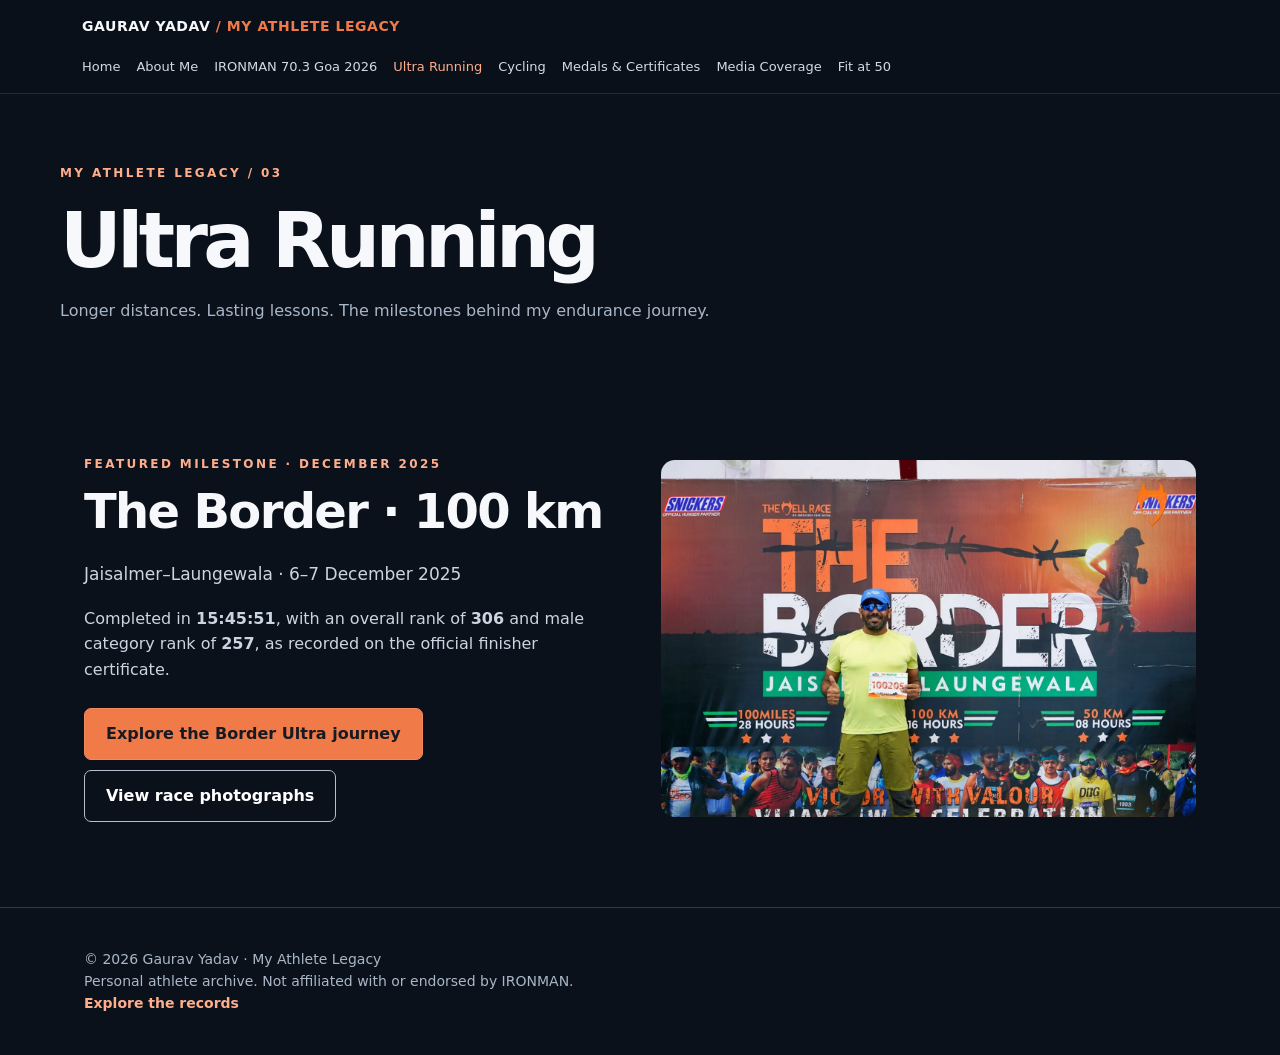
<file: ultra-running.html>
<!doctype html><html lang="en"><head><meta charset="utf-8"><meta name="viewport" content="width=device-width,initial-scale=1"><meta name="theme-color" content="#0a111b"><meta name="description" content="Explore Gaurav Yadav’s verified ultra-running achievements, featuring The Border 100 km 2025: a 15:45:51 finish, official certificate and race photographs."><title>Gaurav Yadav | Ultra Running &amp; Border Ultra 100 km</title><link rel="stylesheet" href="styles.css">
<link rel="canonical" href="https://ironmangaurav.github.io/my-athlete-legacy/ultra-running.html">
<meta name="robots" content="index, follow, max-image-preview:large">
<meta name="author" content="Gaurav Yadav">
<meta property="og:type" content="website">
<meta property="og:site_name" content="Gaurav Yadav | My Athlete Legacy">
<meta property="og:title" content="Gaurav Yadav | Ultra Running &amp; Border Ultra 100 km">
<meta property="og:description" content="Explore Gaurav Yadav’s verified ultra-running achievements, featuring The Border 100 km 2025: a 15:45:51 finish, official certificate and race photographs.">
<meta property="og:url" content="https://ironmangaurav.github.io/my-athlete-legacy/ultra-running.html">
<meta property="og:image" content="https://ironmangaurav.github.io/my-athlete-legacy/assets/border-2025/bib-portrait.webp">
<meta property="og:image:alt" content="Gaurav Yadav | My Athlete Legacy">
<meta name="twitter:card" content="summary_large_image">
<meta name="twitter:title" content="Gaurav Yadav | Ultra Running &amp; Border Ultra 100 km">
<meta name="twitter:description" content="Explore Gaurav Yadav’s verified ultra-running achievements, featuring The Border 100 km 2025: a 15:45:51 finish, official certificate and race photographs.">
<meta name="twitter:image" content="https://ironmangaurav.github.io/my-athlete-legacy/assets/border-2025/bib-portrait.webp">
<link rel="sitemap" type="application/xml" href="https://ironmangaurav.github.io/my-athlete-legacy/sitemap.xml">
<script type="application/ld+json">{"@context":"https://schema.org","@graph":[{"@type":"WebPage","@id":"https://ironmangaurav.github.io/my-athlete-legacy/ultra-running.html#webpage","url":"https://ironmangaurav.github.io/my-athlete-legacy/ultra-running.html","name":"Gaurav Yadav | Ultra Running & Border Ultra 100 km","description":"Explore Gaurav Yadav’s verified ultra-running achievements, featuring The Border 100 km 2025: a 15:45:51 finish, official certificate and race photographs.","inLanguage":"en","isPartOf":{"@id":"https://ironmangaurav.github.io/my-athlete-legacy/#website"},"about":{"@id":"https://ironmangaurav.github.io/my-athlete-legacy/#gaurav-yadav"}}]}</script>
</head><body><a class="skip" href="#main">Skip to content</a><header><div class="nav"><a class="brand" href="./">GAURAV YADAV <span>/ MY ATHLETE LEGACY</span></a><button class="menu-toggle" aria-expanded="false" aria-controls="navigation">Menu</button><nav id="navigation" aria-label="Main navigation"><a href="./">Home</a><a href="about.html">About Me</a><a href="ironman-goa-2026.html">IRONMAN 70.3 Goa 2026</a><a href="ultra-running.html" aria-current="page">Ultra Running</a><a href="cycling.html">Cycling</a><a href="medals-certificates.html">Medals & Certificates</a><a href="media.html">Media Coverage</a><a href="fit-at-50.html">Fit at 50</a></nav></div></header><main id="main"><div class="pagehead wrap"><div class="eyebrow">My Athlete Legacy / 03</div><h1>Ultra Running</h1><p>Longer distances. Lasting lessons. The milestones behind my endurance journey.</p></div><section><div class="wrap border-story"><div><div class="eyebrow">Featured milestone · December 2025</div><h2>The Border · 100 km</h2><p class="intro">Jaisalmer–Laungewala · 6–7 December 2025</p><p>Completed in <strong>15:45:51</strong>, with an overall rank of <strong>306</strong> and male category rank of <strong>257</strong>, as recorded on the official finisher certificate.</p><a class="btn" href="border-ultra-100km-2025.html">Explore the Border Ultra journey</a><a class="btn secondary" href="border-ultra-100km-2025.html#border-gallery">View race photographs</a></div><a href="assets/border-2025/bib-portrait.webp" target="_blank" rel="noopener"><img class="border-story-photo" src="assets/border-2025/bib-portrait.webp" alt="Gaurav Yadav with bib 100205 at The Border event backdrop" width="1440" height="960" loading="lazy" decoding="async"></a></div></section></main><footer><div class="wrap">© 2026 Gaurav Yadav · My Athlete Legacy<br>Personal athlete archive. Not affiliated with or endorsed by IRONMAN.<br><a class="section-link" href="medals-certificates.html">Explore the records</a></div></footer><script src="site.js" defer></script></body></html>
</file>
<file: styles.css>
:root{--bg:#0a111b;--panel:#111e2c;--muted:#aab7c7;--accent:#f07a48;--line:#2c3b4b}*{box-sizing:border-box}html{scroll-behavior:smooth}body{margin:0;background:var(--bg);color:#f6f8fb;font-family:system-ui,-apple-system,Segoe UI,sans-serif;line-height:1.6}a{color:inherit;text-decoration:none}img{max-width:100%;display:block}header{position:sticky;top:0;z-index:10;background:#0a111be8;backdrop-filter:blur(14px);border-bottom:1px solid #ffffff1c}.nav{max-width:1160px;margin:auto;padding:15px 22px;display:flex;align-items:center;justify-content:space-between;gap:15px}.brand{font-weight:850;letter-spacing:.04em}.brand span{color:var(--accent)}nav{display:flex;gap:20px;flex-wrap:wrap}nav a{font-size:13px;color:#d1dbe6}nav a:hover{color:var(--accent)}.hero{min-height:690px;position:relative;display:flex;align-items:center;background:linear-gradient(90deg,#07101df2 0%,#07101dc9 40%,#07101d12 100%),url('assets/hero.webp') center 38%/cover}.wrap{max-width:1160px;margin:auto;padding:0 24px}.hero .wrap{width:100%}.eyebrow{color:#ffae8b;text-transform:uppercase;font-size:12px;letter-spacing:.2em;font-weight:800}h1{font-size:clamp(44px,7vw,94px);line-height:1.04;letter-spacing:-.06em;margin:18px 0;max-width:790px}h2{font-size:clamp(30px,4vw,48px);line-height:1.15;letter-spacing:-.035em;margin:10px 0 22px}h3{margin:8px 0;font-size:21px}.hero p{font-size:19px;max-width:560px;color:#e2e7ee}.btn{display:inline-block;border:1px solid #f08a62;background:var(--accent);color:#161b23;padding:12px 21px;border-radius:7px;font-weight:800;margin:10px 10px 0 0}.btn.secondary{background:#0a111b9c;color:white;border-color:#b4c0cf}.stats{display:grid;grid-template-columns:repeat(4,1fr);gap:1px;background:var(--line);border:1px solid var(--line);border-radius:12px;overflow:hidden;margin-top:-42px;position:relative;z-index:2}.stat{background:var(--panel);padding:25px 16px;text-align:center}.stat b{font-size:clamp(20px,3vw,34px);display:block;line-height:1.3}.stat small{color:var(--muted)}section{padding:85px 0}.intro{color:var(--muted);max-width:740px;font-size:17px}.split{display:grid;grid-template-columns:1.1fr .9fr;gap:38px;align-items:center}.split img{border-radius:14px;max-height:520px;width:100%;object-fit:cover}.story p{color:#cbd5e1}.cards{display:grid;grid-template-columns:repeat(3,1fr);gap:18px}.card{background:var(--panel);border:1px solid var(--line);border-radius:12px;overflow:hidden}.card img{width:100%;height:260px;object-fit:cover}.card .content{padding:22px}.card p{color:var(--muted);margin:0}.timing{width:100%;border-collapse:collapse;max-width:680px}.timing td{padding:14px 10px;border-bottom:1px solid var(--line)}.timing td:last-child{text-align:right;font-weight:800}.gallery{display:grid;grid-template-columns:repeat(4,1fr);gap:10px}.gallery a{overflow:hidden;border-radius:9px;background:var(--panel)}.gallery img{height:230px;width:100%;object-fit:cover;transition:transform .25s}.gallery img:hover{transform:scale(1.04)}.gallery a:first-child{grid-column:span 2;grid-row:span 2}.gallery a:first-child img{height:470px}.section-dark{background:#0e1a28}.document{display:grid;grid-template-columns:1fr 1fr;gap:24px}.document figure{margin:0;background:var(--panel);padding:12px;border-radius:12px}.document img{width:100%;height:390px;object-fit:contain;background:#1b2430}.document figcaption{color:var(--muted);padding:12px 4px;font-size:14px}.future{border:1px solid var(--line);padding:28px;border-radius:12px;background:linear-gradient(135deg,#19283b,#0b1420)}footer{padding:40px 0;border-top:1px solid var(--line);color:var(--muted);font-size:14px}.note{font-size:13px;color:var(--muted)}@media(max-width:760px){nav{gap:9px}nav a{font-size:11px}.brand{font-size:13px}.hero{min-height:640px;background:linear-gradient(0deg,#07101df5,#07101d60),url('assets/hero.webp') 55% center/cover}.stats{grid-template-columns:repeat(2,1fr)}.split,.document{grid-template-columns:1fr}.cards{grid-template-columns:1fr}.gallery{grid-template-columns:repeat(2,1fr)}.gallery a:first-child{grid-column:span 2;grid-row:span 1}.gallery a:first-child img{height:320px}.gallery img{height:190px}section{padding:60px 0}}

.nav{flex-wrap:wrap}.brand{font-size:14px}nav{gap:16px;width:100%;padding-top:5px}nav a[aria-current=page]{color:#ffae8b}a:focus-visible,button:focus-visible{outline:3px solid #ffae8b;outline-offset:5px}.skip{position:absolute;left:-9999px}.skip:focus{left:20px;top:10px;z-index:99;background:#fff;color:#000;padding:10px}.pagehead{padding:70px 0 30px}.pagehead h1{font-size:clamp(40px,6vw,76px)}.pagehead p{max-width:740px;color:var(--muted)}.full-image{width:100%;max-height:680px;object-fit:contain;background:#142131;border-radius:12px}.gallery a:first-child{grid-column:auto;grid-row:auto}.gallery a:first-child img{height:230px}.menu-toggle{display:none;background:transparent;color:white;border:1px solid var(--line);border-radius:5px;padding:8px 12px;font:inherit}.archive-note{border-left:3px solid var(--accent);padding:10px 18px;color:var(--muted)}.card a{display:block}.section-link{color:#ffae8b;font-weight:700}.stats{margin-bottom:30px}section{scroll-margin-top:140px}@media(max-width:760px){.menu-toggle{display:block}nav{display:none;flex-direction:column;gap:0}nav.open{display:flex}nav a{font-size:14px;padding:10px 0}.nav{padding:12px 18px}.brand{max-width:245px;font-size:12px}.hero{min-height:630px}.gallery a:first-child img,.gallery img{height:210px}.wrap{padding-left:20px;padding-right:20px}.document img{height:auto;max-height:650px}.pagehead{padding-top:40px}.timing td{font-size:14px;padding:12px 5px}}@media(prefers-reduced-motion:reduce){html{scroll-behavior:auto}.gallery img{transition:none}}

/* Border Ultra chapter */
.border-intro,.border-story,.border-results{display:grid;grid-template-columns:minmax(0,1fr) minmax(0,1fr);gap:42px;align-items:center}.border-opening{padding:64px 0 82px}.border-intro h1{font-size:clamp(40px,5vw,68px);letter-spacing:-.045em}.border-intro p,.border-story p{color:#cbd5e1}.border-lead{width:100%;height:auto;min-height:370px;object-fit:cover;border-radius:14px}.border-stats{margin-top:-32px}.border-story-photo{width:100%;height:auto;max-height:540px;object-fit:contain;border-radius:14px}.border-certificate{margin:0}.border-certificate img{width:100%;height:auto;max-height:820px;object-fit:contain;border-radius:10px}.border-certificate figcaption{font-size:13px;color:var(--muted);margin-top:10px}.border-page .timing{width:100%}.border-page .timing th{text-align:left;font-weight:500;padding:13px 10px;border-bottom:1px solid var(--line);color:#cbd5e1}.border-gallery{display:grid;grid-template-columns:repeat(3,minmax(0,1fr));gap:20px}.border-gallery figure{margin:0;background:var(--panel);border:1px solid var(--line);border-radius:10px;overflow:hidden}.border-gallery img{width:100%;height:300px;object-fit:contain;background:#09121d}.border-gallery figcaption{padding:12px 14px;font-size:13px;color:#bac7d6}.border-gallery-heading{margin:42px 0 20px}.border-keepsakes{margin-bottom:24px}.border-keepsakes img{height:350px;object-fit:contain}.border-page .stats b{font-variant-numeric:tabular-nums}.border-page .wrap{min-width:0}
@media(max-width:760px){.border-intro,.border-story,.border-results{grid-template-columns:minmax(0,1fr);gap:28px}.border-opening{padding:38px 0 64px}.border-lead{min-height:0}.border-intro h1{font-size:clamp(38px,10vw,60px)}.border-gallery{grid-template-columns:repeat(2,minmax(0,1fr));gap:12px}.border-gallery img{height:220px}.border-gallery figcaption{padding:9px;font-size:12px}.border-page .timing th{font-size:14px;padding:12px 5px}.border-stats{margin-top:-26px}.border-page .stat{padding:20px 8px}.border-page .stat b{font-size:24px}}
@media(max-width:420px){.border-gallery{grid-template-columns:minmax(0,1fr)}.border-gallery img{height:330px}}
</file>
